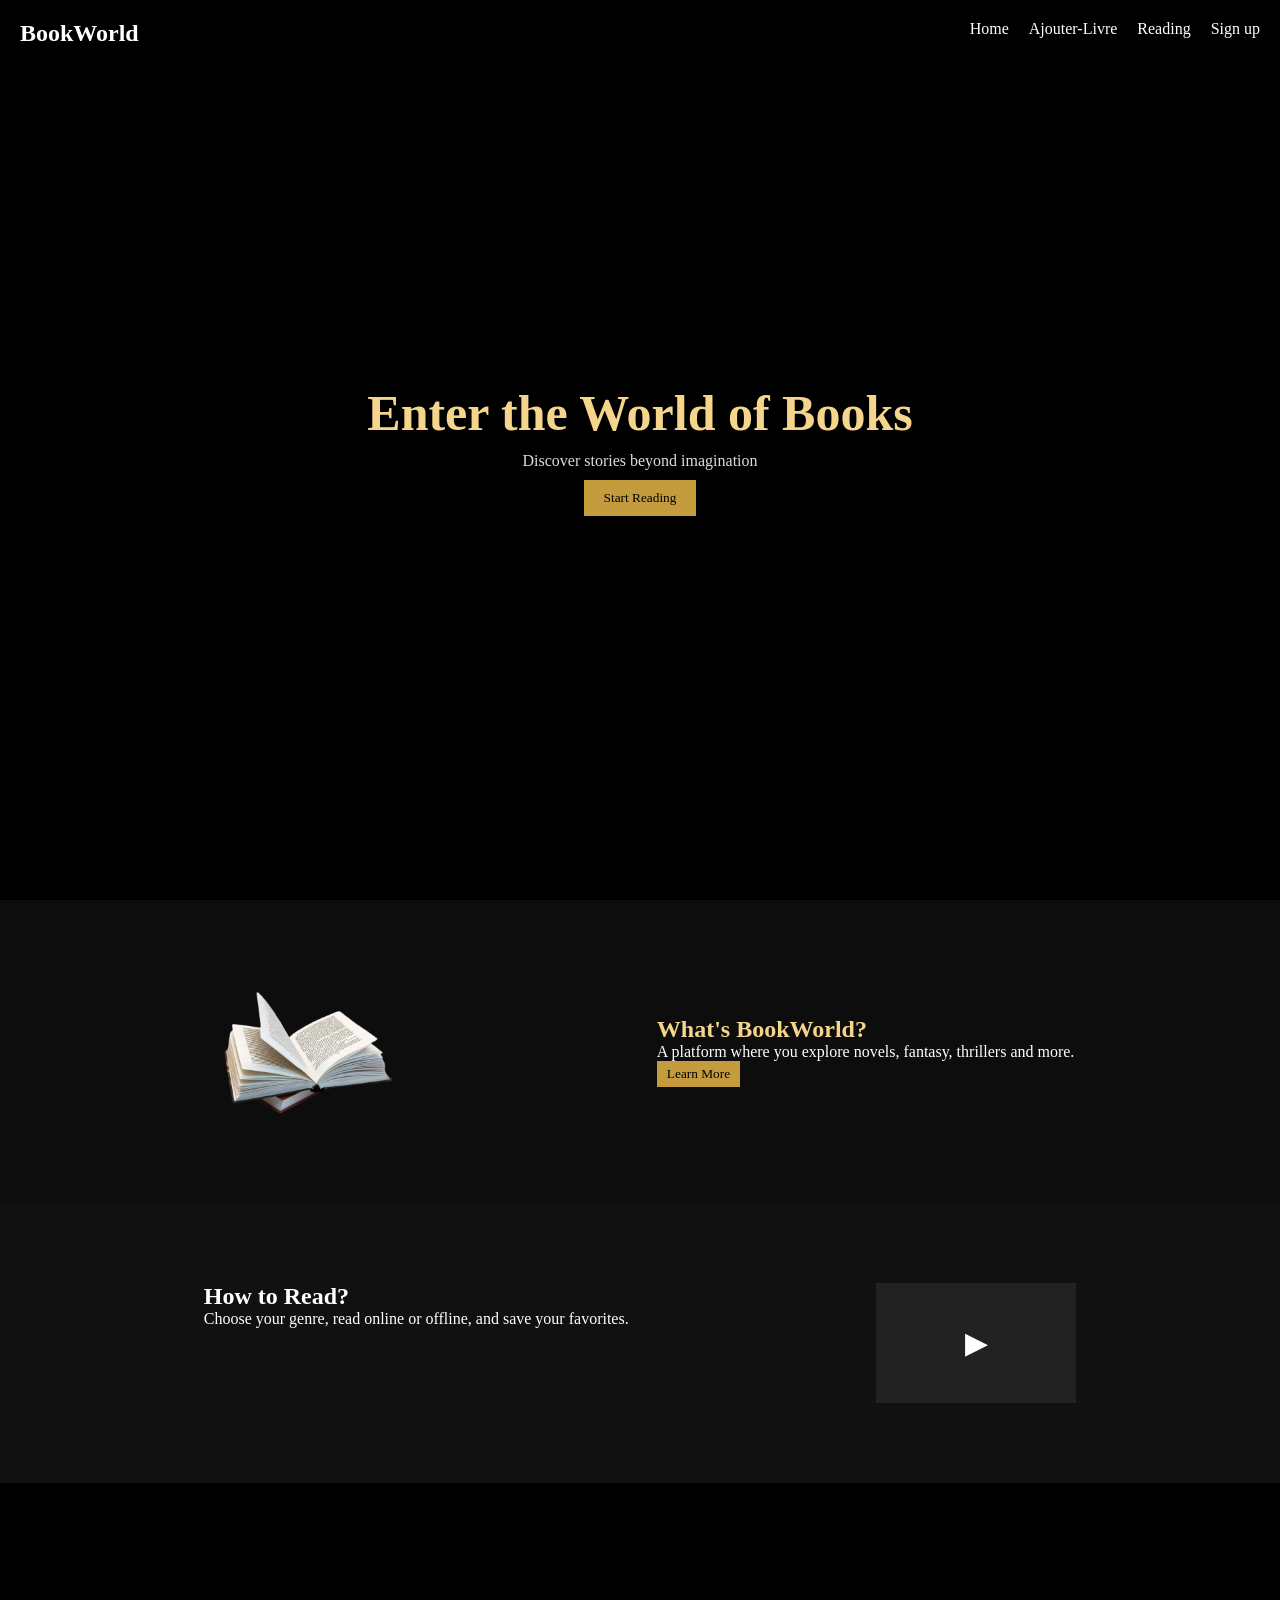
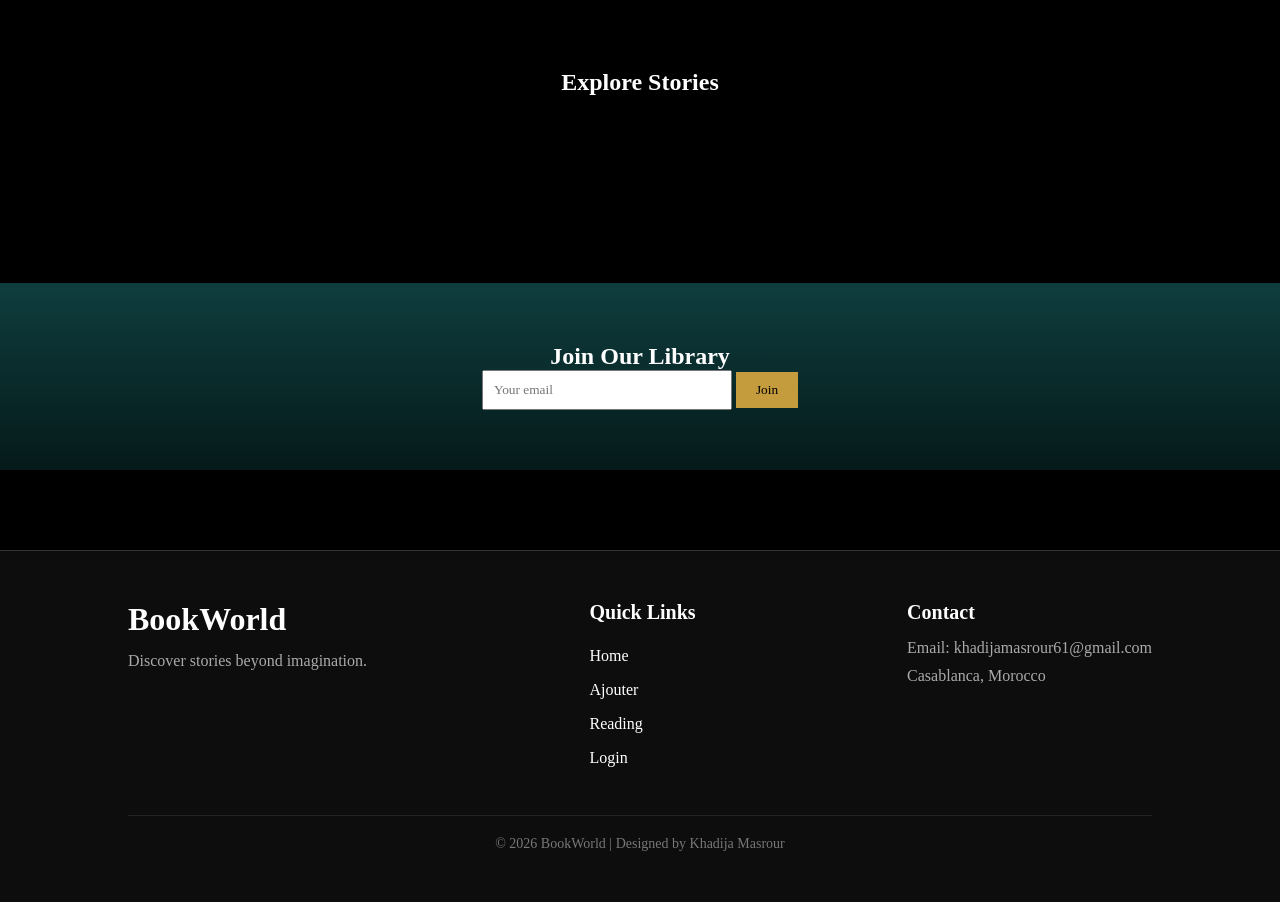
<file: books/index.html>
<!DOCTYPE html>
<html lang="en">
<head>
<meta charset="UTF-8">
<link rel="icon" type="image/x-icon" href="img/book.png">
<title>Book World</title>
<link rel="stylesheet" href="Books.css">
</head>
<body>

<!-- NAVBAR -->
<header class="navbar">
    <h2 class="logo"> BookWorld</h2>
    <ul>
        <a href="index.html"><li>Home</li></a>
        <a href="ajouter.html"><li>Ajouter-Livre</li></a>
        <a href="reading.html"><li>Reading</li></a>
        <a href="signup.html"><li>Sign up</li></a>
    </ul>
</header>

<!-- HERO -->
<section class="hero">
    <div class="overlay"></div>

    <div class="hero-content">
        <h1>Enter the World of Books</h1>
        <p>Discover stories beyond imagination</p>
        <a href="reading.html"><button>Start Reading</button></a>
    </div>

</section>

<!-- ABOUT -->
<section class="about">
    <div class="cards">
        <img src="img/book.png">
    </div>

    <div class="text">
        <h2>What's BookWorld?</h2>
        <p>A platform where you explore novels, fantasy, thrillers and more.</p>
        <a href="Leanmore.html"><button>Learn More</button></a>
    </div>
</section>

<!-- HOW -->
<section class="how">
    <div class="text">
        <h2>How to Read?</h2>
        <p>Choose your genre, read online or offline, and save your favorites.</p>
    </div>

    <div class="video">
        ▶
    </div>
</section>

<!-- GAME STYLE SECTION -->
<section class="preview">
    <h2>Explore Stories</h2>
</section>

<!-- SIGNUP -->
<section class="signup">
    <h2>Join Our Library</h2>
    <input type="email" placeholder="Your email">
    <button>Join</button>
</section>

<!-- FOOTER -->
<!-- FOOTER -->
<footer class="footer">
    
    <div class="footer-container">

        <div class="footer-logo">
            <h2> BookWorld</h2>
            <p>Discover stories beyond imagination.</p>
        </div>

        <div class="footer-links">
            <h3>Quick Links</h3>
            <a href="index.html">Home</a>
            <a href="ajouter.html">Ajouter</a>
            <a href="reading.html">Reading</a>
            <a href="ajouter.html">Login</a>
        </div>

        <div class="footer-contact">
            <h3>Contact</h3>
            <p>Email: khadijamasrour61@gmail.com</p>
            <p>Casablanca, Morocco</p>
        </div>

    </div>

    <div class="footer-bottom">
        <p>© 2026 BookWorld | Designed by Khadija Masrour</p>
    </div>

</footer>

</body>
</html>
</file>
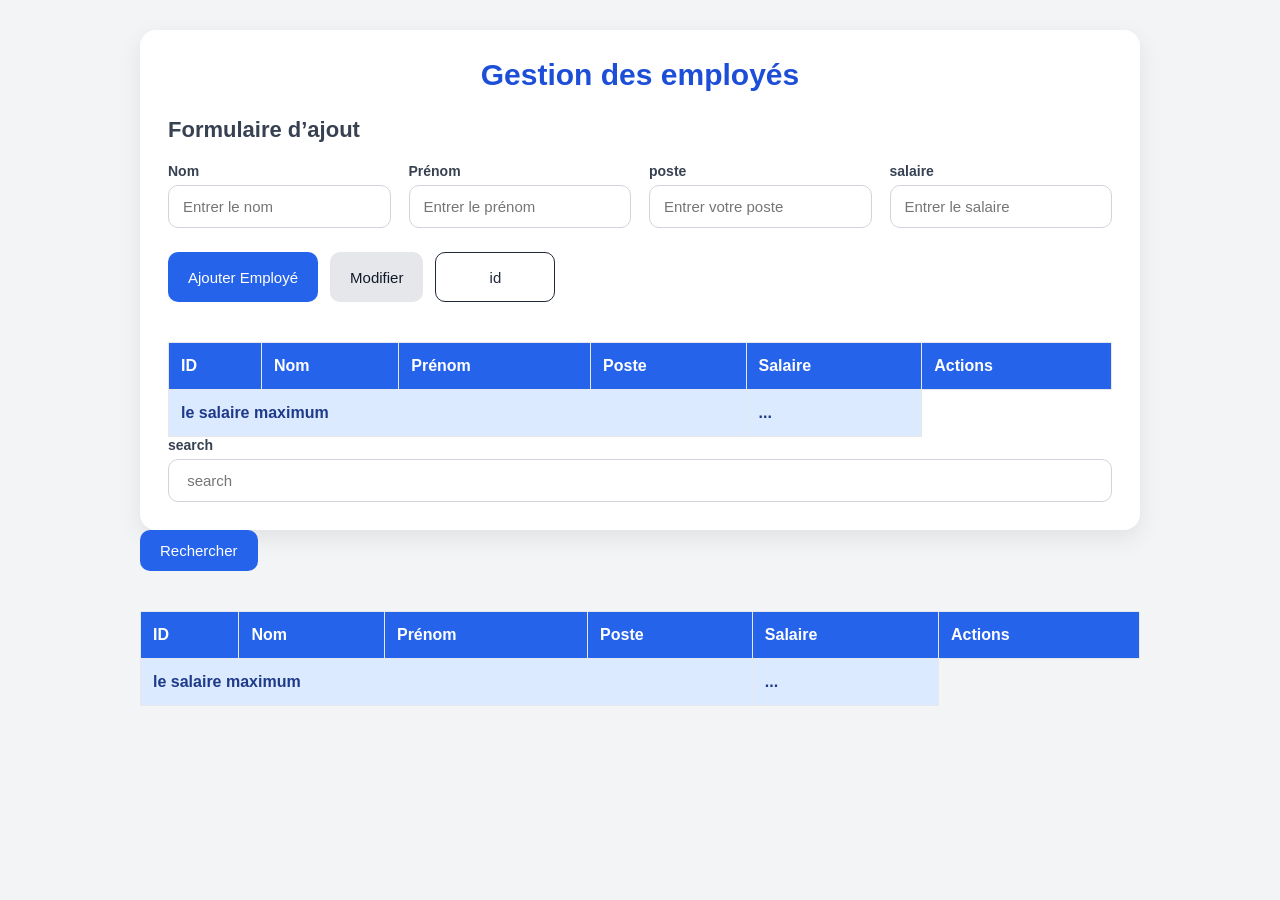
<file: gestion_d'employés/index.html>
<!DOCTYPE html>
<html lang="fr">
<head>
  <meta charset="UTF-8" />
  <meta name="viewport" content="width=device-width, initial-scale=1.0" />
  <title>Liste des emplyés</title>
  <link rel="stylesheet" href="style.css">
</head>
<body>
  <div class="container">
    <div class="card">
      <h1>Gestion des employés</h1>
      <h2>Formulaire d’ajout</h2>

      <form>
        <div class="form-row">

          <div class="field">
            <label for="nom">Nom</label>
            <input type="text" id="nom" name="nom" placeholder="Entrer le nom" />
            <span id="errNom"></span> 
          </div>

          <div class="field">
            <label for="prenom">Prénom</label>
            <input type="text" id="prenom" name="prenom" placeholder="Entrer le prénom" />
            <span id="errPrenom"></span>
          </div>

          <div class="field">
            <label for="poste">poste</label>
            <input type="text" id="poste" name="poste" placeholder="Entrer votre poste" />
            <span id="errPoste"></span>
          </div>

          <div class="field">
            <label for="txtsalaire">salaire</label>
            <input type="number" id="salaire" name="salaire" placeholder="Entrer le salaire" />
            <span id="errSalaire"></span>
          </div>
        </div>

        

        <div class="actions">
          <button type="button" id="btn_ajouter" class="btn btn-primary">Ajouter Employé</button>
          <button type="button" id="btn_modifier" class="btn btn-secondary">Modifier</button>
          <div  id="id_mdf"  ><p>id </p></div>
        </div>
      </form>

      
      
      
      
      <div class="table-wrapper">
        <table id="table_employés">
          <thead>
            <tr>
              <th>ID</th>
              <th>Nom</th>
              <th>Prénom</th>
              <th>Poste</th>
              <th>Salaire</th>
              <th>Actions</th>
            </tr>
          </thead>
          <tbody id="tdata">

          </tbody>
          <tfoot>
            <tr>
              <td colspan="4"><strong>le salaire maximum</strong></td>
              <td>
                <strong id="txtSalaireMax">...</strong> <br />
              </td>
            </tr>
          </tfoot>
        </table>
      </div>

      <div class="field">
            <label for="search">search</label>
            <input type="number" id="search" name="search" placeholder=" search" />
            <span id="errSearch"></span>
          </div>
        </div>

      <button type="button" id="btn_rechercher" class="btn btn-primary">Rechercher</button>

      <div class="table-wrapper">
        <table id="table_employés">
          <thead>
            <tr>
              <th>ID</th>
              <th>Nom</th>
              <th>Prénom</th>
              <th>Poste</th>
              <th>Salaire</th>
              <th>Actions</th>
            </tr>
          </thead>
          <tbody id="tdat">

          </tbody>
          <tfoot>
            <tr>
              <td colspan="4"><strong>le salaire maximum</strong></td>
              <td>
                <strong id="txtSalaireMax">...</strong> <br />
              </td>
            </tr>
          </tfoot>
        </table>
      </div>
  </div>
  <script src="Emp.js"></script>
</body>
</html>
</file>
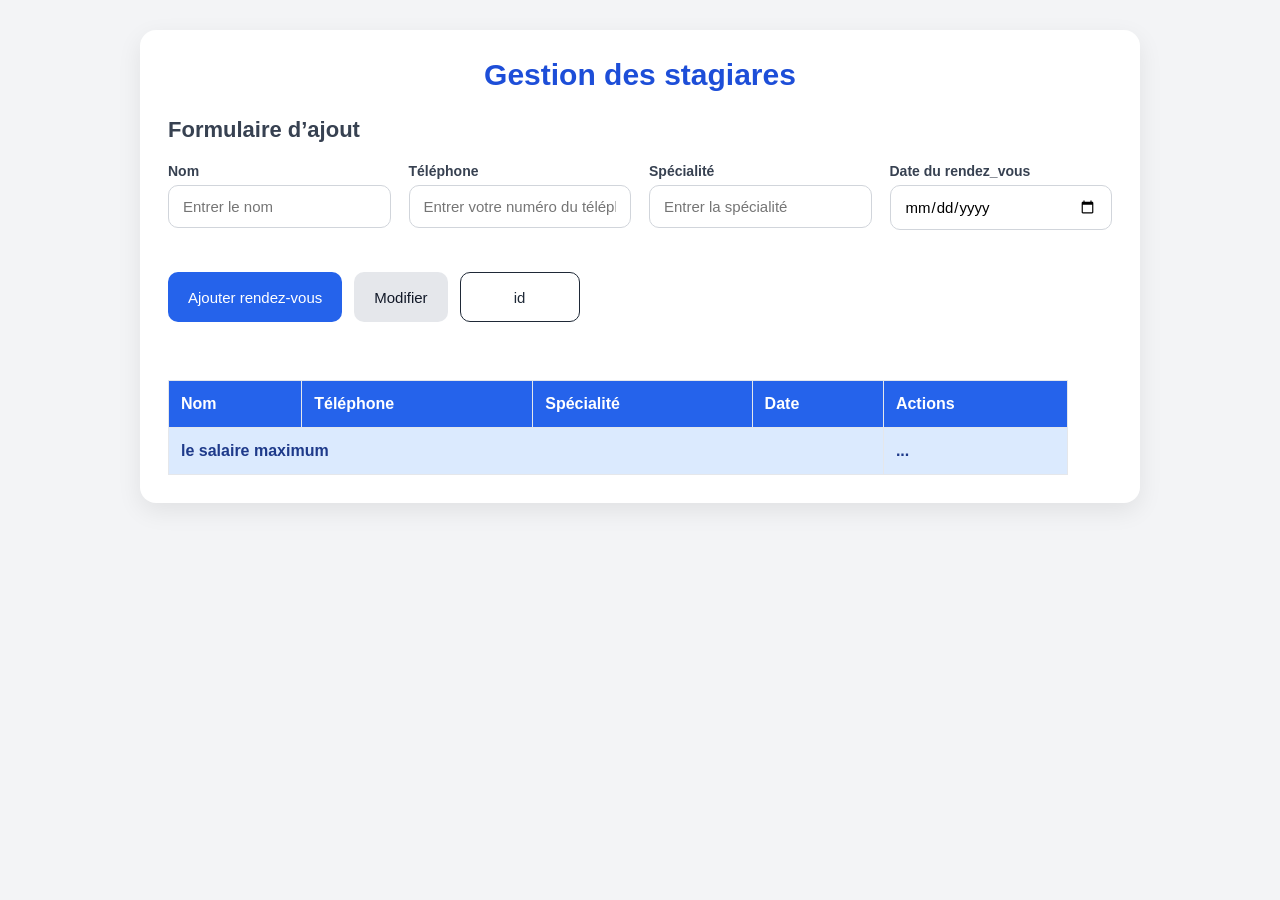
<file: gestion_des_rendez-vous/index.html>
<!DOCTYPE html>
<html lang="fr">
<head>
  <meta charset="UTF-8" />
  <meta name="viewport" content="width=device-width, initial-scale=1.0" />
  <title>Liste des emplyés</title>
  <link rel="stylesheet" href="style.css">
</head>
<body>
  <div class="container">
    <div class="card">
      <h1>Gestion des stagiares</h1>
      <h2>Formulaire d’ajout</h2>

      <form>
        <div class="form-row">

          <div class="field">
            <label for="nom">Nom</label>
            <input type="text" id="nom" name="nom" placeholder="Entrer le nom" />
            <span id="errNom"></span> 
          </div>


          <div class="field">
            <label for="poste">Téléphone </label>
            <input type="tel" id="Groupe" name="Groupe" placeholder="Entrer votre numéro du téléphone" />
            <span id="errPoste"></span>
          </div>

          <div class="field">
            <label for="poste">Spécialité</label>
            <input type="text" id="Module" name="Module" placeholder="Entrer la spécialité" />
            <span id="errPoste"></span>
          </div>

          <div class="field">
            <label for="poste">Date du rendez_vous</label>
            <input type="date" id="Filiere" name="filiere" placeholder="Entrer votre filiere" />
            <span id="errPoste"></span>
          </div>

            

        <div class="actions">
          <button type="button" id="btn_ajouter" class="btn btn-primary">Ajouter rendez-vous</button>
          <button type="button" id="btn_modifier" class="btn btn-secondary">Modifier</button>
          <div  id="id_mdf"  ><p>id</p></div>
        </div>
      </form>
      
      
      
      <div class="table-wrapper">
        <table id="table_stagiaires">
          <thead>
            <tr>
              <th>Nom</th>
              <th>Téléphone</th>
              <th>Spécialité</th>
              <th>Date</th>
              <th>Actions</th>
            </tr>
          </thead>
          <tbody id="tdata">

          </tbody>
          <tfoot>
            <tr>
              <td colspan="4"><strong>le salaire maximum</strong></td>
              <td>
                <strong id="txtSalaireMax">...</strong> <br />
              </td>
            </tr>
          </tfoot>
        </table>
      </div>
  </div>
  <script src="script.js"></script>
</body>
</html>
</file>
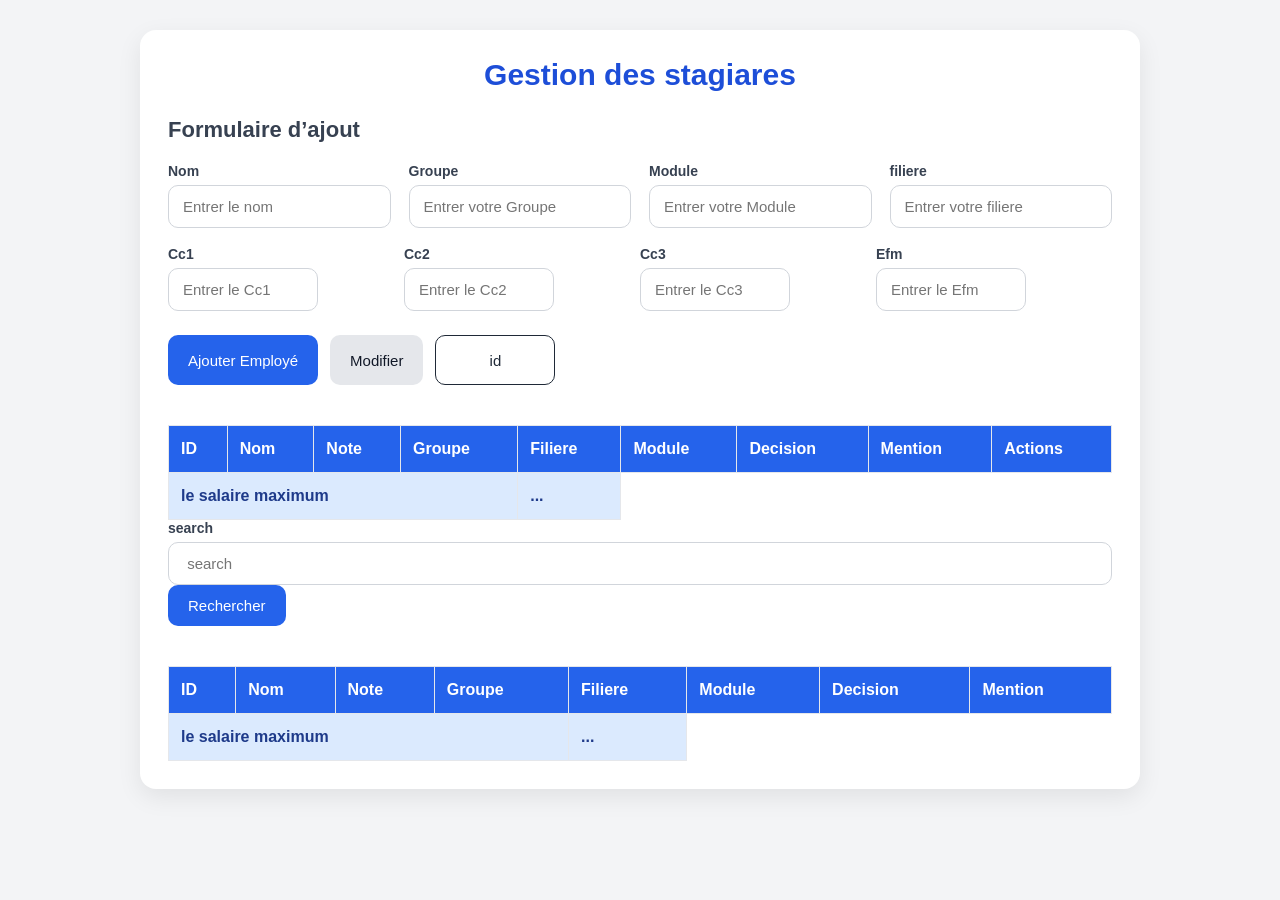
<file: gestion_stagiaires/index.html>
<!DOCTYPE html>
<html lang="fr">
<head>
  <meta charset="UTF-8" />
  <meta name="viewport" content="width=device-width, initial-scale=1.0" />
  <title>Liste des emplyés</title>
  <link rel="stylesheet" href="style.css">
</head>
<body>
  <div class="container">
    <div class="card">
      <h1>Gestion des stagiares</h1>
      <h2>Formulaire d’ajout</h2>

      <form>
        <div class="form-row">

          <div class="field">
            <label for="nom">Nom</label>
            <input type="text" id="nom" name="nom" placeholder="Entrer le nom" />
            <span id="errNom"></span> 
          </div>


          <div class="field">
            <label for="poste">Groupe </label>
            <input type="text" id="Groupe" name="Groupe" placeholder="Entrer votre Groupe" />
            <span id="errPoste"></span>
          </div>

          <div class="field">
            <label for="poste">Module</label>
            <input type="text" id="Module" name="Module" placeholder="Entrer votre Module" />
            <span id="errPoste"></span>
          </div>

          <div class="field">
            <label for="poste">filiere</label>
            <input type="text" id="Filiere" name="filiere" placeholder="Entrer votre filiere" />
            <span id="errPoste"></span>
          </div>

          <div class="notes" style="display: flex; width: 1000px;">
            <div class="field">
              <label for="txtsalaire">Cc1</label>
              <input type="number" id="Cc1" name="Cc1" placeholder="Entrer le Cc1" />
              <span id="errSalaire"></span>
            </div>

            <div class="field">
              <label for="txtsalaire">Cc2</label>
              <input type="number" id="Cc2" name="Cc2" placeholder="Entrer le Cc2" />
              <span id="errSalaire"></span>
            </div>

            <div class="field">
              <label for="txtsalaire">Cc3</label>
              <input type="number" id="Cc3" name="Cc3" placeholder="Entrer le Cc3" />
              <span id="errSalaire"></span>
            </div>
          
            <div class="field">
              <label for="txtsalaire">Efm</label>
              <input type="number" id="Efm" name="Efm" placeholder="Entrer le Efm" />
              <span id="errSalaire"></span>
            </div>
          </div>
        </div>

        <div class="actions">
          <button type="button" id="btn_ajouter" class="btn btn-primary">Ajouter Employé</button>
          <button type="button" id="btn_modifier" class="btn btn-secondary">Modifier</button>
          <div  id="id_mdf"  ><p>id </p></div>
        </div>
      </form>
      
      
      
      <div class="table-wrapper">
        <table id="table_stagiaires">
          <thead>
            <tr>
              <th>ID</th>
              <th>Nom</th>
              <th>Note</th>
              <th>Groupe</th>
              <th>Filiere</th>
              <th>Module</th>
              <th>Decision</th>
              <th>Mention</th>
              <th>Actions</th>
            </tr>
          </thead>
          <tbody id="tdata">

          </tbody>
          <tfoot>
            <tr>
              <td colspan="4"><strong>le salaire maximum</strong></td>
              <td>
                <strong id="txtSalaireMax">...</strong> <br />
              </td>
            </tr>
          </tfoot>
        </table>

        <div class="field">
            <label for="search">search</label>
            <input type="text" id="search" name="search" placeholder=" search" />
            <span id="errSearch"></span>
          </div>
        </div>

      <button type="button" id="btn_rechercher" class="btn btn-primary">Rechercher</button>

      <div class="table-wrapper">
        <table id="table_employés">
          <thead>
            <tr>
              <th>ID</th>
              <th>Nom</th>
              <th>Note</th>
              <th>Groupe</th>
              <th>Filiere</th>
              <th>Module</th>
              <th>Decision</th>
              <th>Mention</th>
            </tr>
          </thead>
          <tbody id="tdat">

          </tbody>
          <tfoot>
            <tr>
              <td colspan="4"><strong>le salaire maximum</strong></td>
              <td>
                <strong id="txtSalaireMax">...</strong> <br />
              </td>
            </tr>
          </tfoot>
        </table>

      </div>
  </div>
  <script src="script.js"></script>
</body>
</html>
</file>
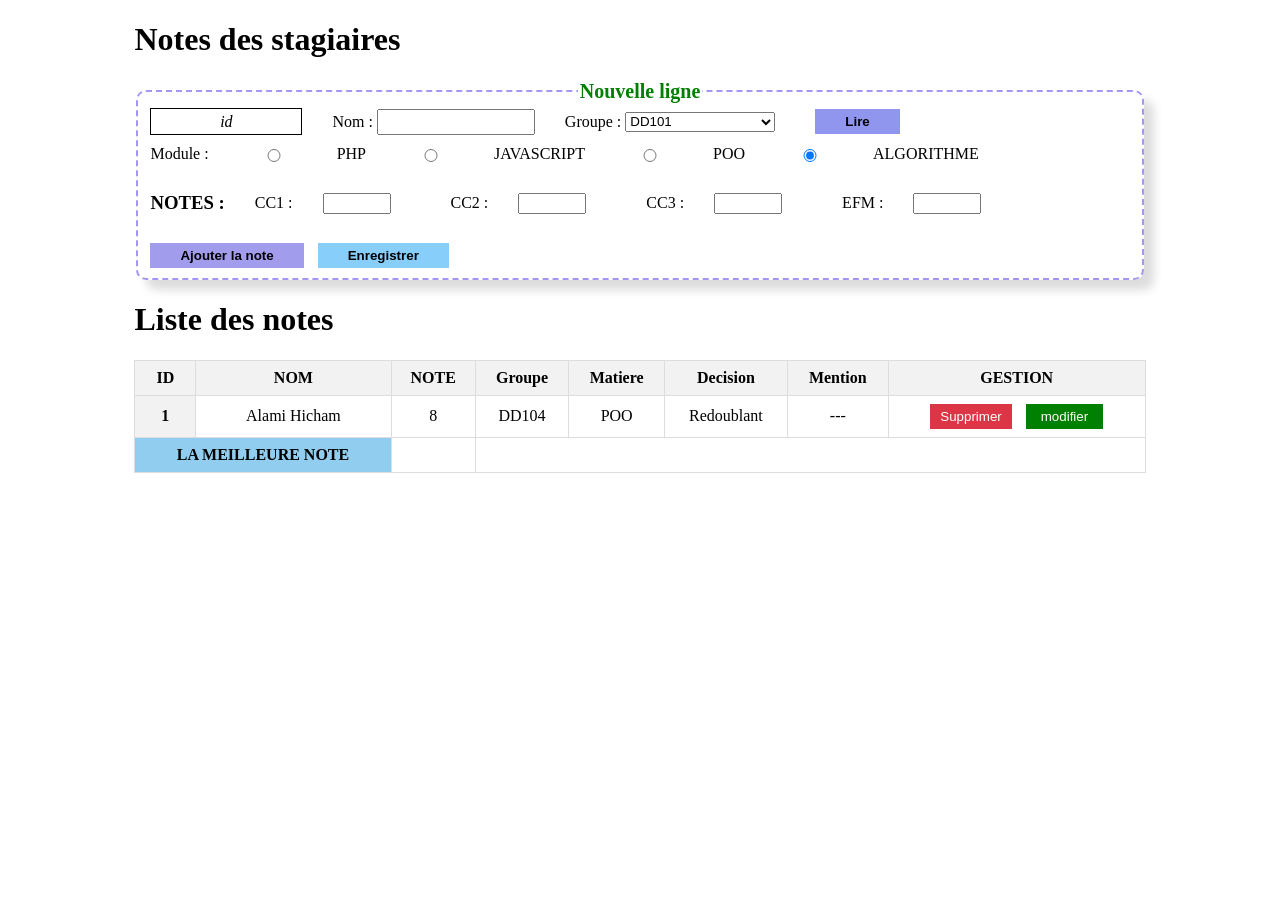
<file: gestions_stagiaires/index.html>
<!DOCTYPE html>
<html lang="en">
<head>
    <meta charset="UTF-8">
    <meta name="viewport" content="width=device-width, initial-scale=1.0">
    <link rel="stylesheet" href="style.css">
    <title>Gestion des stagiaires</title>
</head>
<body>
    <div class="container">
        <form id="form">
            <div class="title">
                <h1>Notes des stagiaires</h1>
            </div>
            <fieldset>
                <legend>Nouvelle ligne</legend>
                <div class="form-row">
                    <div class="from-lin">
                        <div type="text" name="id" id="id"><p>id</p></div>
                    </div>
                    <div class="from-lin">
                        <label for="nom">Nom :</label>
                        <input type="text" name="nom" id="nom">
                        <span class="error-msg" id="nom-error"></span>
                    </div>
                    <div class="from-lin">
                        <label for="groupe">Groupe :</label>
                        <select name="groupe" id="groupe">
                            <option value="DD101">DD101</option>
                            <option value="DD102">DD102</option>
                            <option value="DD103">DD103</option>
                            <option value="DD104">DD104</option>
                            <option value="DD105">DD105</option>
                            <option value="DD106">DD106</option>
                            <option value="DD107">DD107</option>
                        </select>
                    </div>
                    <button id="lire">Lire</button>
                </div>
                
                <div class="form-row">
                    <label for="module">Module :</label>
                    <input type="radio" name="matiere" value="PHP" id="PHP" checked/>
                    <label for="PHP">PHP</label>
                    <input type="radio" name="matiere" value="JAVASCRIPT" id="JAVASCRIPT"/>
                    <label for="PHP">JAVASCRIPT</label>
                    <input type="radio" name="matiere" value="POO" id="POO" checked/>
                    <label for="PHP">POO</label>
                    <input type="radio" name="matiere" value="ALGORITHME" id="ALGORITHME" checked/>
                    <label for="PHP">ALGORITHME</label>
                    
                </div>
                <div class="form-row note">
                    <h3 > NOTES :</h3>

                    <label for="Cc1">CC1 :</label>
                    <input type="number" name="CC1" id="Cc1">
                    <span class="error-msg" id="note-error"></span>

                    <label for="Cc2">CC2 :</label>
                    <input type="number" name="CC2" id="Cc2">
                    <span class="error-msg" id="CC2-error"></span>

                    <label for="Cc3">CC3 :</label>
                    <input type="number" name="CC3" id="Cc3">
                    <span class="error-msg" id="note-error"></span>

                    <label for="Efm">EFM :</label>
                    <input type="number" name="EFM" id="Efm">
                    <span class="error-msg" id="note-error"></span>
                </div>
                <div>
                    <button id="ajouter" type="submit">Ajouter la note</button>
                    <button id="save">Enregistrer</button>
                </div>
            </fieldset>
        </form>
    </div>

    <div class="table-container">
        <h1>Liste des notes</h1>
        <table class="custom-table">
            <thead>
                <tr>
                    <th>ID</th>
                    <th>NOM</th>
                    <th>NOTE</th>
                    <th>Groupe</th>
                    <th>Matiere</th>
                    <th>Decision</th>
                    <th>Mention</th>
                    <th>GESTION</th>
                </tr>
            </thead>
            <tbody id="tdata"   >
                <tr>
                    <th>1</th>
                    <td>Alami Hicham</td>
                    <td class="note">8</td>
                    <td>DD104</td>
                    <td>POO</td>
                    <td>Redoublant</td>
                    <td>---</td>
                    <td><button class="btn-supprimer">Supprimer</button>
                        <button class="btn-modifier">modifier</button>
                    </td>
                </tr>
            </tbody>
            <tfoot>
                <tr>
                    <th colspan="2" id="best">LA MEILLEURE NOTE</th>
                    <td id="best-note"></td>
                    <td colspan="5"></td>
                </tr>
            </tfoot>
        </table>
    </div>
    <script src="script.js"></script>
</body>
</html>
</file>
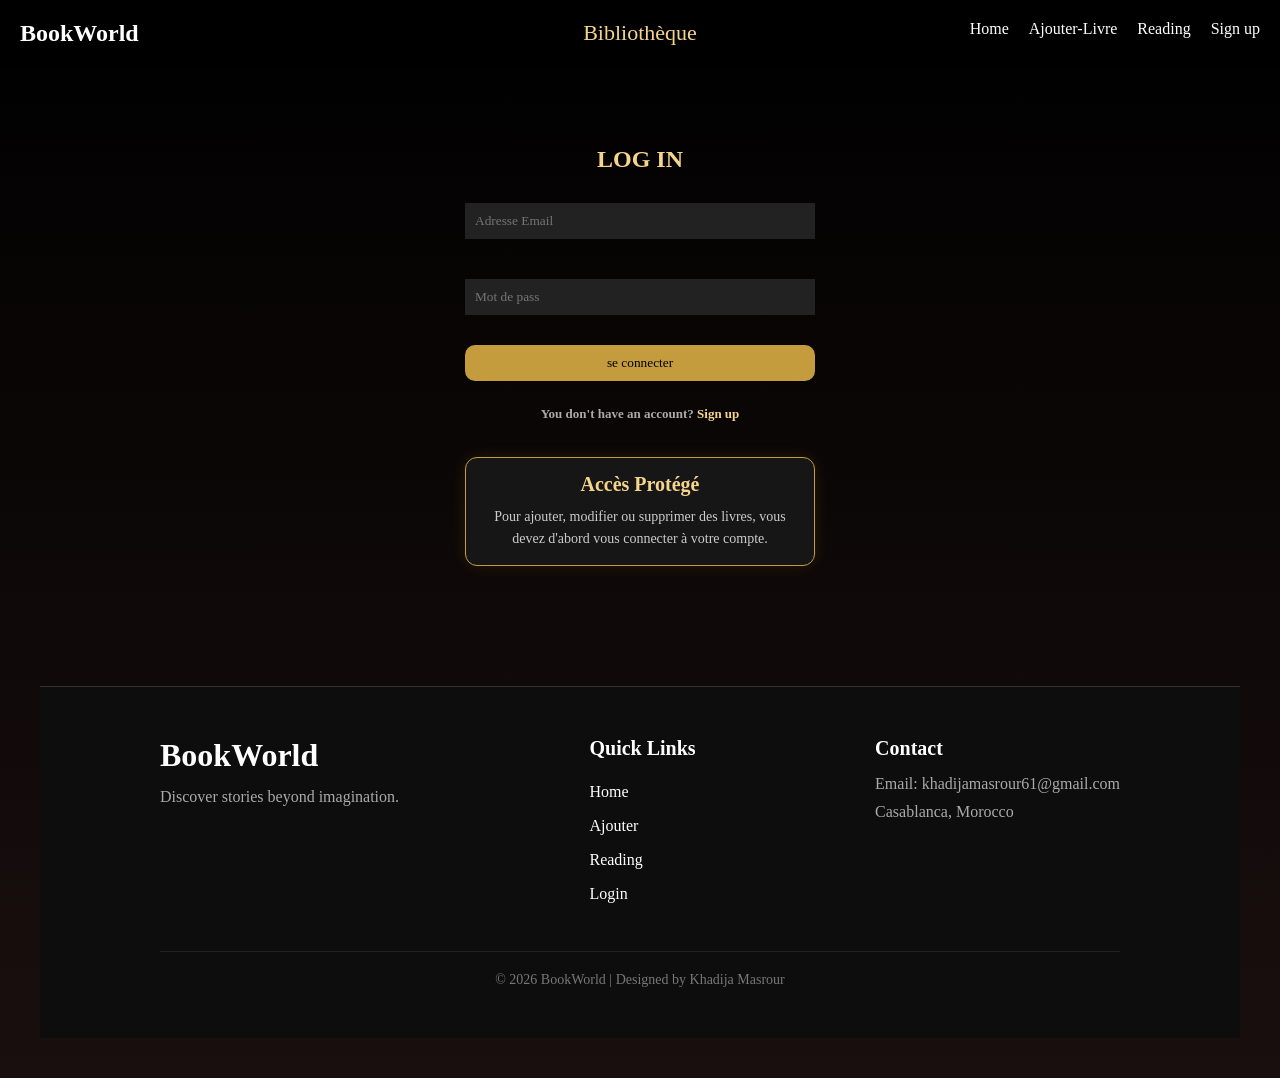
<file: books/ajouter.html>
<!DOCTYPE html>
<html lang="fr">
<head>
<meta charset="UTF-8">
<link rel="icon" type="image/x-icon" href="img/book.png">
<title>Books</title>

<style>
*{
    margin:0;
    padding:0;
    box-sizing:border-box;
    font-family: serif;
}

body{
    background: linear-gradient(#000000, #1a0f0f);
    color:white;
}

/* NAVBAR */
.nav{
    text-align:center;
    padding:20px;
    background:black;
    color:#f5d58c;
    font-size:22px;
}

/* CONTAINER */
.container{
    padding:40px;
}

/* BOOKS GRID */
#books{
    display:grid;
    grid-template-columns: repeat(4, 1fr);
    gap:25px;
}

/* BOOK CARD */
/* BOOK CARD */
.book{
    margin-top: 50px;
    background:#141414;
    border-radius:18px;
    overflow:hidden;
    box-shadow:0 0 20px rgba(255,215,0,0.15);
    transition:0.5s;
    position:relative;
    height:340px;
    cursor:pointer;
}

/* HOVER CARD */
.book:hover{
    transform:translateY(-12px) scale(1.03);
    box-shadow:
    0 0 25px rgba(255,215,0,0.4),
    0 0 50px rgba(255,215,0,0.15);
}

/* IMAGE */
.book img{
    width:100%;
    height:100%;
    object-fit:cover;
    transition:0.5s;
}

/* TITLE ALWAYS VISIBLE */
.book h3{
    position:absolute;
    bottom:15px;
    left:15px;
    z-index:3;
    color:#fff;
    font-size:22px;
    text-shadow:0 0 10px black;
    transition:0.4s;
}

/* CONTENT */
.book-content{
    position:absolute;
    inset:0;
    background:linear-gradient(
        to top,
        rgba(0,0,0,0.95),
        rgba(0,0,0,0.3)
    );
    display:flex;
    flex-direction:column;
    justify-content:end;
    padding:20px;
}

/* INFOS HIDDEN */
.book-content p,
.delete{
    opacity:0;
    transform:translateY(20px);
    transition:0.4s;
}

/* SHOW ON HOVER */
.book:hover .book-content p,
.book:hover .delete{
    opacity:1;
    transform:translateY(0);
}

/* IMAGE EFFECT */
.book:hover img{
    transform:scale(1.08);
    filter:brightness(0.45);
}

/* MOVE TITLE */
.book:hover h3{
    bottom:180px;
    color:#f5d58c;
}

/* TEXT */
.book p{
    font-size:13px;
    color:#ddd;
    margin:5px 0;
}

/* BUTTON */
.delete{
    margin-top:12px;
    width:100%;
    padding:10px;
    background:red;
    border:none;
    color:white;
    border-radius:8px;
    cursor:pointer;
    font-weight:bold;
}

#bt{
   width: 1150px;
   display: flex;
   justify-content: center; 
   align-items: center;
}
#bt button{
    margin-top: 50px;
   width: 150px;
   height: 30px;
   background:#c49b3d;
    border:none;
    cursor:pointer;
    border-radius: 8px;
}
/* FORM */
.form-box{
    margin-top:60px;
    max-width:800px;
    background:#111;
    padding:20px;
    border-radius:10px;
}

.form-box h2{
    color:#f5d58c;
    margin-bottom:10px;
}
a{
    text-decoration: none;
    color: white;
}

.form-box input,
.form-box textarea{
    width:380px;
    padding:10px;
    margin:10px 0;
    background:#222;
    border:none;
    color:white;
}

.form-box button{
    width:100%;
    padding:10px;
    background:#c49b3d;
    border:none;
    cursor:pointer;
}

#lm{
    display: none;
    width: 100% ;
}

.navbar{
    display:flex;
    justify-content:space-between;
    padding:20px;
    position:absolute;
    width:100%;
    z-index:10;
}

.navbar ul{
    display:flex;
    gap:20px;
    list-style:none;
}

.ID{
    display: none;
}
.for-inp{
    display: flex;
    gap: 35px;
}

#for-inp{
    display: flex;
    gap: 35px;
}
.formm{
    width: 100%;
    display: flex;
    justify-content: center;
}

#titre{
    width: 100%;
    display: flex;
    justify-content: center;
}
.Nt{
    display: none;
}

/* FOOTER */

.footer{
    background: #0d0d0d;
    color: white;
    padding: 50px 10%;
    margin-top: 80px;
    border-top: 1px solid #333;
}

.footer-container{
    display: flex;
    justify-content: space-between;
    flex-wrap: wrap;
    gap: 40px;
}

.footer-logo h2{
    font-size: 32px;
    margin-bottom: 10px;
}

.footer-logo p{
    color: #aaa;
    width: 250px;
    line-height: 1.6;
}

.footer-links,
.footer-contact{
    display: flex;
    flex-direction: column;
}

.footer-links h3,
.footer-contact h3{
    margin-bottom: 15px;
    font-size: 20px;
}

.footer-links a{
    text-decoration: none;
    color: #aaa;
    margin-bottom: 10px;
    transition: 0.3s;
}

.footer-links a:hover{
    color: #fff;
    transform: translateX(5px);
}

.footer-contact p{
    color: #aaa;
    margin-bottom: 10px;
}

.footer-bottom{
    border-top: 1px solid #222;
    margin-top: 40px;
    padding-top: 20px;
    text-align: center;
    color: #777;
    font-size: 14px;
}

.souform{
    width: 100%;
    height: 500px;
    display: flex;
    justify-content: center;
    align-items: center;
}

span{
    font-size: x-small;
    font-weight: 100;
}

.Formule{
    width: 350px;
    display: flex;
    justify-content: center;
    height: 400px;

}

.form-bo{
    display: flex;
    justify-content: center;
    align-items: center;
    flex-direction: column;
    gap: 10px;
    width: 100%;
}

.form-bo h2{
    color:#f5d58c;
    margin-bottom:10px;
}
a{
    text-decoration: none;
    color: white;
}

.form-bo input,
.form-bo textarea{
    width:100%;
    padding:10px;
    margin:10px 0;
    background:#222;
    border:none;
    color:white;
}

.form-bo button{
    width:100%;
    padding:10px;
    background:#c49b3d;
    border:none;
    border-radius: 10px;
    cursor:pointer;
}

.switch{
    margin-top:15px;
    text-align:center;
    font-size:13px;
    color:#aaa;
}

.switch a{
    color:#f5d58c;
    text-decoration:none;
    transition:0.3s;
}

.switch a:hover{
    text-decoration:underline;
    color:#fff;
}

.auth-message{
    margin-top:25px;
    width:100%;
    background:#161616;
    border:1px solid #c49b3d;
    border-radius:12px;
    padding:15px;
    text-align:center;
    box-shadow:0 0 15px rgba(255,215,0,0.1);
}

.auth-message h3{
    color:#f5d58c;
    margin-bottom:10px;
    font-size:20px;
}

.auth-message p{
    color:#ccc;
    font-size:14px;
    line-height:1.6;
}

/* HEADER LINKS */
.navbar ul a{
    text-decoration: none;
    color: white;
    transition: 0.3s;
}

.navbar ul a:hover{
    color: #c59d5f;
}

/* FOOTER LINKS */
.footer-links a{
    display: block;
    text-decoration: none;
    color: white;
    margin: 8px 0;
    transition: 0.3s;
}

.footer-links a:hover{
    color: #c59d5f;
    transform: translateX(5px);
}

</style>
</head>

<body>

    <header class="navbar">
    <h2 class="logo"> BookWorld</h2>
    <ul>
        <a href="index.html"><li>Home</li></a>
        <a href="ajouter.html"><li>Ajouter-Livre</li></a>
        <a href="reading.html"><li>Reading</li></a>
        <a href="signup.html"><li>Sign up</li></a>
    </ul>
</header>

<div class="nav"> Bibliothèque</div>

<div class="container" id="container">

<div class="souform">
    <div class="Formule" id="Formulaire">
    <div class="form-bo">
        <div id="titre"><h2>LOG IN</h2></div>
        <input id="email" type="email" placeholder="Adresse Email">
        <span id="erremail"></span>
        <input id="password" type="password" placeholder="Mot de pass" >
        <span id="errpassword"></span>
        <button id="conecter">se connecter</button>
        <h6 class="switch">
            You don't have an account? 
            <a href="signup.html">Sign up</a>
        </h6>
        <div class="auth-message">
            <h3>Accès Protégé</h3>

            <p>
                Pour ajouter, modifier ou supprimer des livres,
                vous devez d'abord vous connecter à votre compte.
            </p>
        </div>
    </div>
</div>

<!-- FORM -->


</div>
<script src="book.js"></script>

</body>
<!-- FOOTER -->
<footer class="footer">
    
    <div class="footer-container">

        <div class="footer-logo">
            <h2> BookWorld</h2>
            <p>Discover stories beyond imagination.</p>
        </div>

        <div class="footer-links">
            <h3>Quick Links</h3>
            <a href="index.html">Home</a>
            <a href="ajouter.html">Ajouter</a>
            <a href="reading.html">Reading</a>
            <a href="ajouter.html">Login</a>
        </div>

        <div class="footer-contact">
            <h3>Contact</h3>
            <p>Email: khadijamasrour61@gmail.com</p>
            <p>Casablanca, Morocco</p>
        </div>

    </div>

    <div class="footer-bottom">
        <p>© 2026 BookWorld | Designed by Khadija Masrour</p>
    </div>

</footer>
</html>
</file>
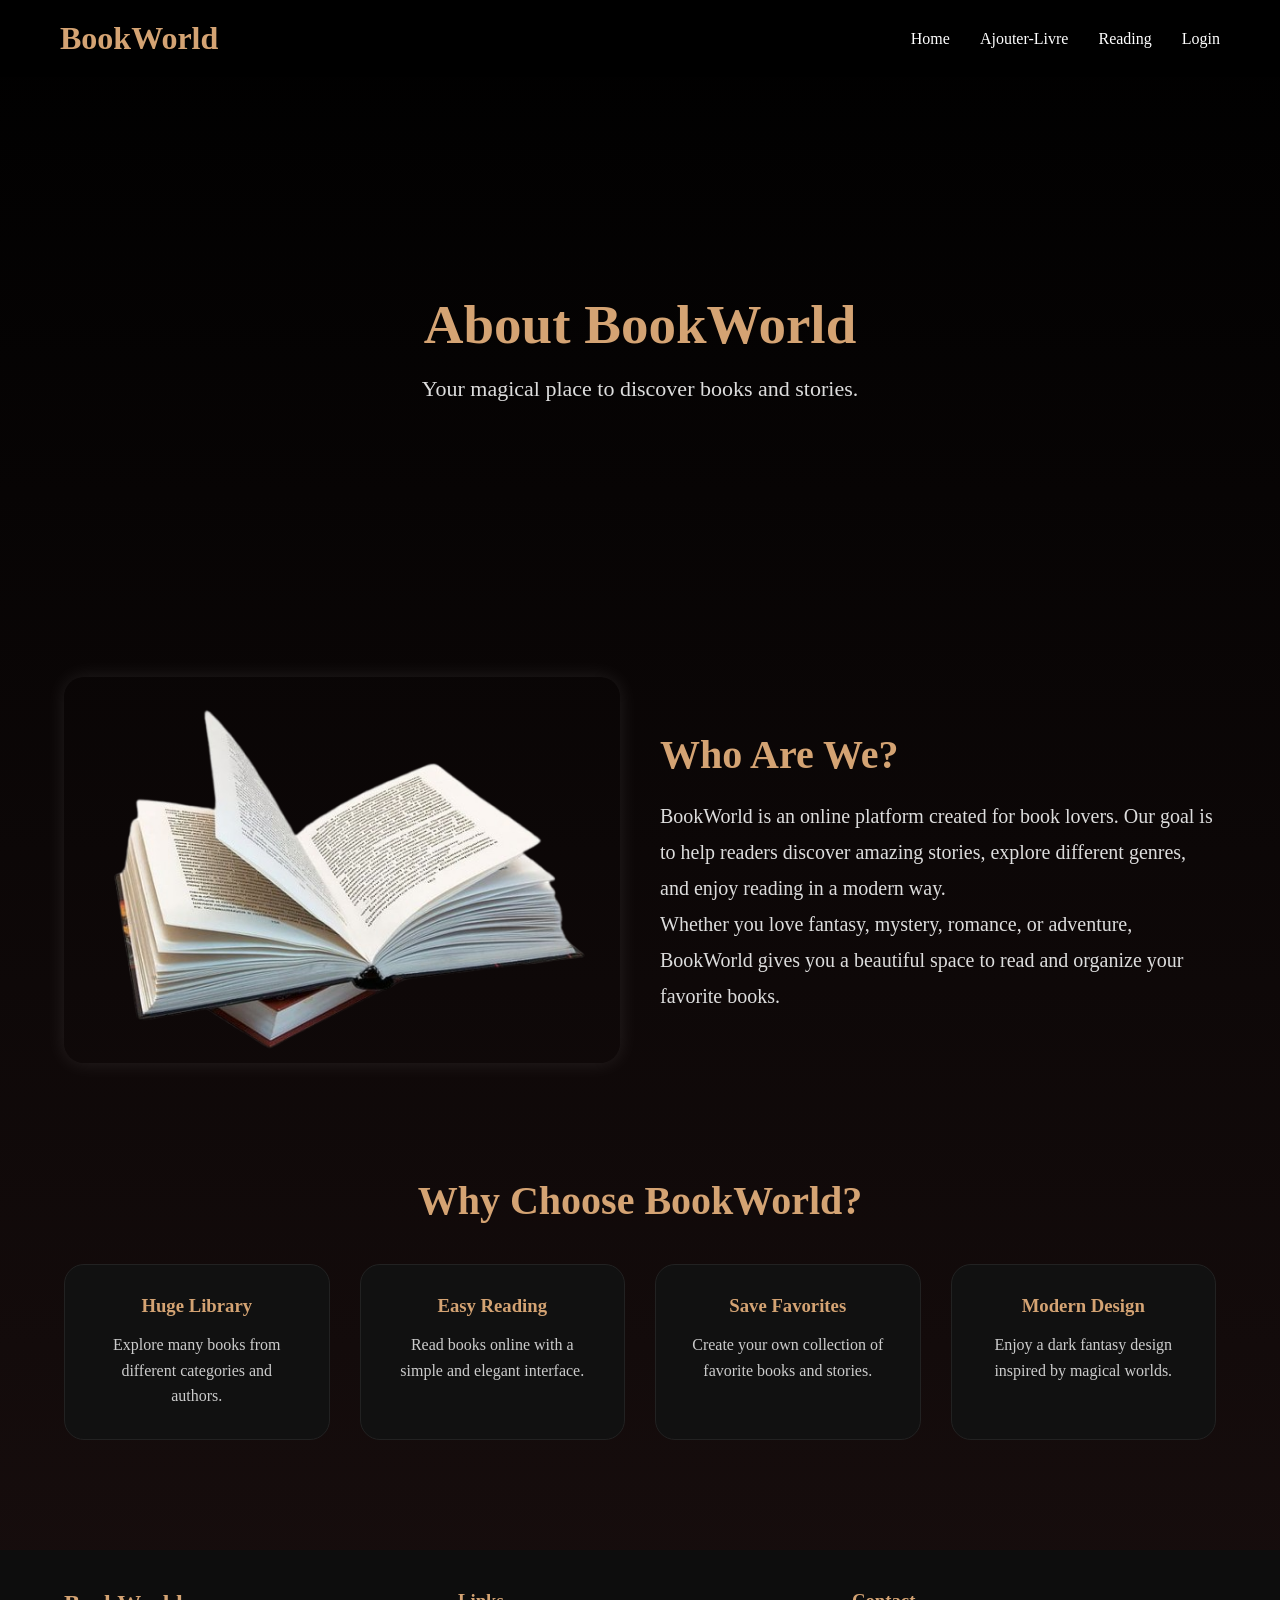
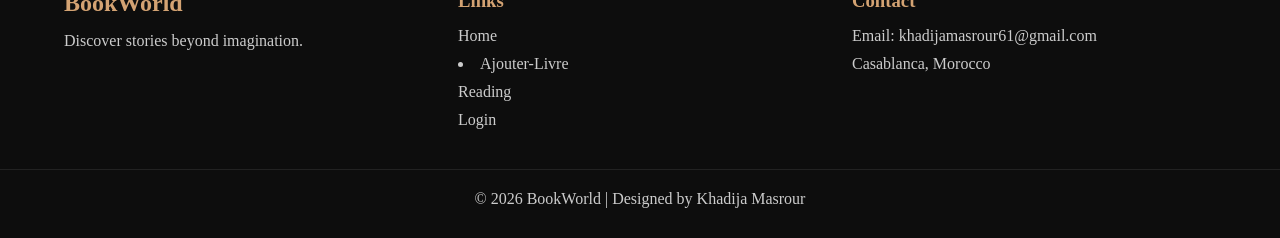
<file: books/Leanmore.html>
<!DOCTYPE html>
<html lang="fr">
<head>
<meta charset="UTF-8">
<meta name="viewport" content="width=device-width, initial-scale=1.0">
<link rel="icon" type="image/x-icon" href="img/book.png">
<title>About BookWorld</title>

<style>

*{
    margin:0;
    padding:0;
    box-sizing:border-box;
    font-family: serif;
}

body{
    background: linear-gradient(#000000,#1a0f0f);
    color:white;
}

/* NAVBAR */

.navbar{
    width:100%;
    padding:20px 60px;
    display:flex;
    justify-content:space-between;
    align-items:center;
    background:rgba(0,0,0,0.7);
    position:sticky;
    top:0;
}

.logo{
    color:#d4a373;
    font-size:32px;
}

.navbar ul{
    display:flex;
    gap:30px;
    list-style:none;
}

.navbar ul a{
    text-decoration:none;
    color:white;
    transition:0.3s;
}

.navbar ul a:hover{
    color:#d4a373;
}

/* HERO */

.hero{
    width:100%;
    height:60vh;
    display:flex;
    justify-content:center;
    align-items:center;
    text-align:center;
    padding:20px;
}

.hero-content h1{
    font-size:55px;
    margin-bottom:20px;
    color:#d4a373;
}

.hero-content p{
    font-size:22px;
    color:#ddd;
}

/* ABOUT */

.about{
    width:90%;
    margin:auto;
    padding:60px 0;
    display:grid;
    grid-template-columns:repeat(auto-fit,minmax(300px,1fr));
    gap:40px;
    align-items:center;
}

.about img{
    width:100%;
    border-radius:20px;
    box-shadow:0 0 20px rgba(255,255,255,0.1);
}

.text h2{
    font-size:40px;
    margin-bottom:20px;
    color:#d4a373;
}

.text p{
    font-size:20px;
    line-height:1.8;
    color:#ddd;
}

/* FEATURES */

.features{
    width:90%;
    margin:auto;
    padding:50px 0;
}

.features h2{
    text-align:center;
    font-size:40px;
    margin-bottom:40px;
    color:#d4a373;
}

.cards{
    display:grid;
    grid-template-columns:repeat(auto-fit,minmax(250px,1fr));
    gap:30px;
}

.card{
    background:#111;
    padding:30px;
    border-radius:20px;
    text-align:center;
    transition:0.4s;
    border:1px solid #222;
}

.card:hover{
    transform:translateY(-10px);
    box-shadow:0 0 20px rgba(212,163,115,0.4);
}

.card h3{
    margin-bottom:15px;
    color:#d4a373;
}

.card p{
    color:#ccc;
    line-height:1.6;
}

/* FOOTER */

.footer{
    background:#0d0d0d;
    margin-top:60px;
    padding-top:40px;
}

.footer-container{
    width:90%;
    margin:auto;
    display:grid;
    grid-template-columns:repeat(auto-fit,minmax(250px,1fr));
    gap:30px;
    padding-bottom:30px;
}

.footer h2,
.footer h3{
    color:#d4a373;
    margin-bottom:15px;
}

.footer p,
.footer a{
    color:#ccc;
    text-decoration:none;
    display:block;
    margin-bottom:10px;
}

.footer a:hover{
    color:white;
}

.footer-bottom{
    text-align:center;
    border-top:1px solid #222;
    padding:20px;
    color:#888;
}

/* RESPONSIVE */

@media(max-width:768px){

    .navbar{
        flex-direction:column;
        gap:20px;
    }

    .hero-content h1{
        font-size:38px;
    }

    .text h2{
        font-size:30px;
    }

}

</style>
</head>
<body>

<!-- NAVBAR -->

<header class="navbar">
    <h2 class="logo">BookWorld</h2>

    <ul>
        <a href="index.html"><li>Home</li></a>
        <a href="ajouter.html"><li>Ajouter-Livre</li></a>
        <a href="reading.html"><li>Reading</li></a>
        <a href="ajouter.html"><li>Login</li></a>
    </ul>
</header>

<!-- HERO -->

<section class="hero">

    <div class="hero-content">
        <h1>About BookWorld</h1>
        <p>Your magical place to discover books and stories.</p>
    </div>

</section>

<!-- ABOUT -->

<section class="about">

    <div class="image">
        <img src="img/book.png">
    </div>

    <div class="text">
        <h2>Who Are We?</h2>

        <p>
            BookWorld is an online platform created for book lovers.
            Our goal is to help readers discover amazing stories,
            explore different genres, and enjoy reading in a modern way.
        </p>

        <p>
            Whether you love fantasy, mystery, romance, or adventure,
            BookWorld gives you a beautiful space to read and organize your favorite books.
        </p>
    </div>

</section>

<!-- FEATURES -->

<section class="features">

    <h2>Why Choose BookWorld?</h2>

    <div class="cards">

        <div class="card">
            <h3> Huge Library</h3>
            <p>Explore many books from different categories and authors.</p>
        </div>

        <div class="card">
            <h3> Easy Reading</h3>
            <p>Read books online with a simple and elegant interface.</p>
        </div>

        <div class="card">
            <h3> Save Favorites</h3>
            <p>Create your own collection of favorite books and stories.</p>
        </div>

        <div class="card">
            <h3> Modern Design</h3>
            <p>Enjoy a dark fantasy design inspired by magical worlds.</p>
        </div>

    </div>

</section>

<!-- FOOTER -->

<footer class="footer">

    <div class="footer-container">

        <div>
            <h2>BookWorld</h2>
            <p>Discover stories beyond imagination.</p>
        </div>

        <div>
            <h3>Links</h3>
            <a href="index.html">Home</a>
            <a href="ajouter.html"><li>Ajouter-Livre</li></a>
            <a href="reading.html">Reading</a>
            <a href="login.html">Login</a>
        </div>

        <div>
            <h3>Contact</h3>
            <p>Email: khadijamasrour61@gmail.com</p>
            <p>Casablanca, Morocco</p>
        </div>

    </div>

    <div class="footer-bottom">
        <p>© 2026 BookWorld | Designed by Khadija Masrour</p>
    </div>

</footer>

</body>
</html>
</file>
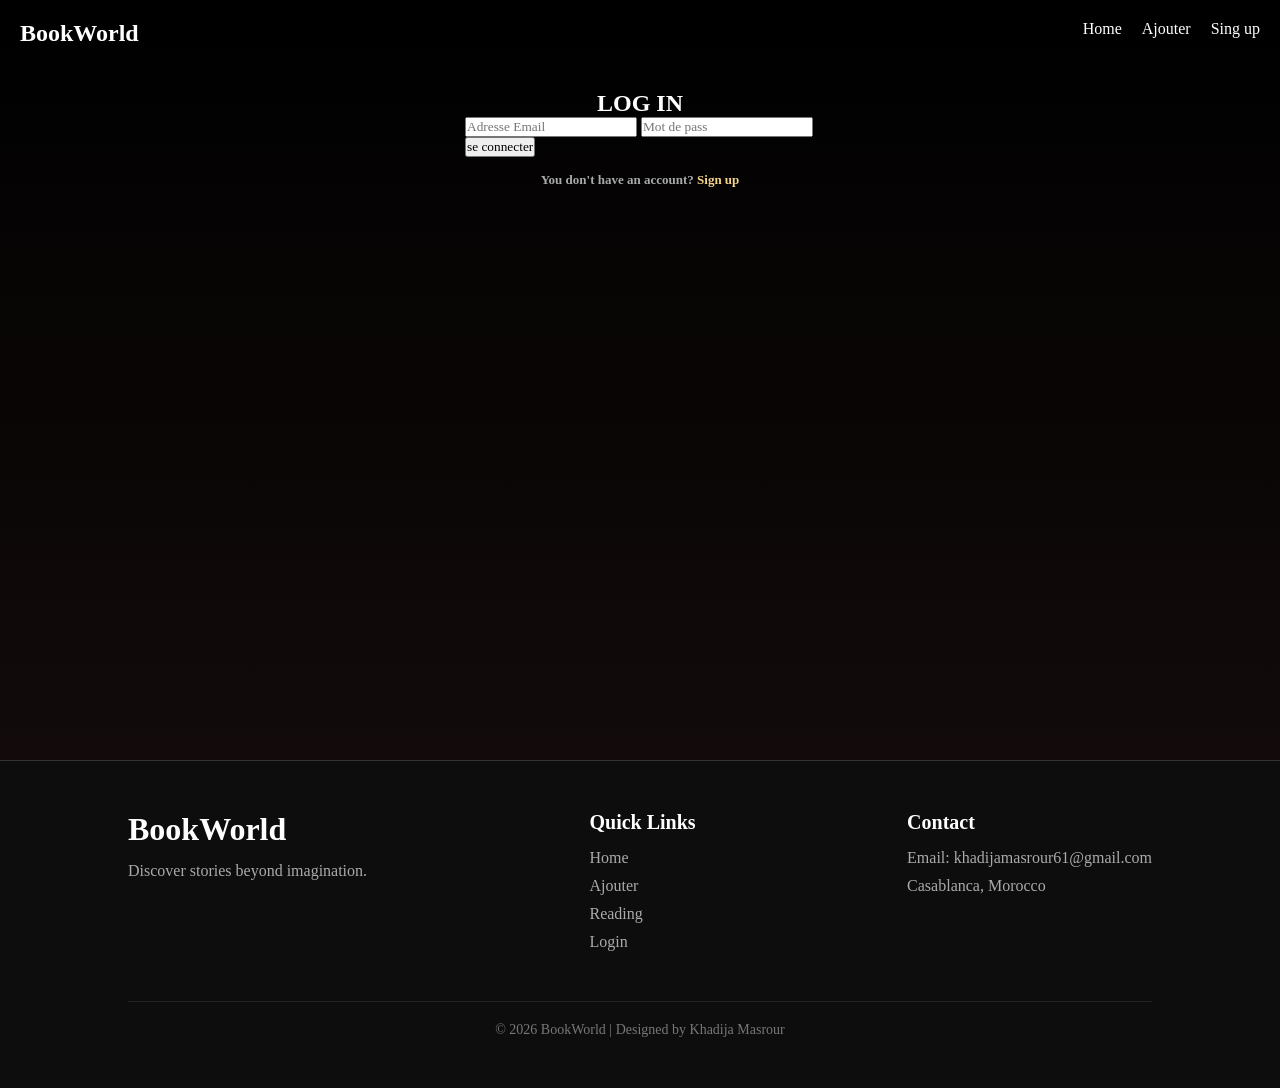
<file: books/login.html>
<!DOCTYPE html>
<html lang="fr">
<head>
<meta charset="UTF-8">
<link rel="icon" type="image/x-icon" href="img/book.png">
<title>Books</title>

<style>
*{
    margin:0;
    padding:0;
    box-sizing:border-box;
    font-family: serif;
}

body{
    background: linear-gradient(#000000, #1a0f0f);
    color:white;
}

/* NAVBAR */
.nav{
    text-align:center;
    padding:20px;
    background:black;
    color:#f5d58c;
    font-size:22px;
}

/* CONTAINER */
.container{
    padding:40px;
}

/* BOOKS GRID */
#books{
    display:grid;
    grid-template-columns: repeat(4, 1fr);
    gap:25px;
}

/* BOOK CARD */
/* BOOK CARD */
.book{
    background:#141414;
    border-radius:18px;
    overflow:hidden;
    box-shadow:0 0 20px rgba(255,215,0,0.15);
    transition:0.5s;
    position:relative;
    height:340px;
    cursor:pointer;
}

/* HOVER CARD */
.book:hover{
    transform:translateY(-12px) scale(1.03);
    box-shadow:
    0 0 25px rgba(255,215,0,0.4),
    0 0 50px rgba(255,215,0,0.15);
}

/* IMAGE */
.book img{
    width:100%;
    height:100%;
    object-fit:cover;
    transition:0.5s;
}

/* TITLE ALWAYS VISIBLE */
.book h3{
    position:absolute;
    bottom:15px;
    left:15px;
    z-index:3;
    color:#fff;
    font-size:22px;
    text-shadow:0 0 10px black;
    transition:0.4s;
}

/* CONTENT */
.book-content{
    position:absolute;
    inset:0;
    background:linear-gradient(
        to top,
        rgba(0,0,0,0.95),
        rgba(0,0,0,0.3)
    );
    display:flex;
    flex-direction:column;
    justify-content:end;
    padding:20px;
}

/* INFOS HIDDEN */
.book-content p,
.delete{
    opacity:0;
    transform:translateY(20px);
    transition:0.4s;
}

/* SHOW ON HOVER */
.book:hover .book-content p,
.book:hover .delete{
    opacity:1;
    transform:translateY(0);
}

/* IMAGE EFFECT */
.book:hover img{
    transform:scale(1.08);
    filter:brightness(0.45);
}

/* MOVE TITLE */
.book:hover h3{
    bottom:180px;
    color:#f5d58c;
}

/* TEXT */
.book p{
    font-size:13px;
    color:#ddd;
    margin:5px 0;
}

/* BUTTON */
.delete{
    margin-top:12px;
    width:100%;
    padding:10px;
    background:red;
    border:none;
    color:white;
    border-radius:8px;
    cursor:pointer;
    font-weight:bold;
}

#bt{
   width: 1150px;
   display: flex;
   justify-content: center; 
   align-items: center;
}
#bt button{
   width: 100px;
   height: 30px;
}
/* FORM */
.form-bo{
    display: flex;
    justify-content: center;
    align-items: center;
    flex-direction: column;
    gap: 10px;
    width: 100%;
}

.form-bo h2{
    color:#f5d58c;
    margin-bottom:10px;
}
a{
    text-decoration: none;
    color: white;
}

.form-bo input,
.form-bo textarea{
    width:100%;
    padding:10px;
    margin:10px 0;
    background:#222;
    border:none;
    color:white;
}

.form-bo button{
    width:100%;
    padding:10px;
    background:#c49b3d;
    border:none;
    border-radius: 10px;
    cursor:pointer;
}

.navbar{
    display:flex;
    justify-content:space-between;
    padding:20px;
    position:absolute;
    width:100%;
    z-index:10;
}

.navbar ul{
    display:flex;
    gap:20px;
    list-style:none;
}

/* FOOTER */

.footer{
    background: #0d0d0d;
    color: white;
    padding: 50px 10%;
    margin-top: 80px;
    border-top: 1px solid #333;
}

.footer-container{
    display: flex;
    justify-content: space-between;
    flex-wrap: wrap;
    gap: 40px;
}

.footer-logo h2{
    font-size: 32px;
    margin-bottom: 10px;
}

.footer-logo p{
    color: #aaa;
    width: 250px;
    line-height: 1.6;
}

.footer-links,
.footer-contact{
    display: flex;
    flex-direction: column;
}

.footer-links h3,
.footer-contact h3{
    margin-bottom: 15px;
    font-size: 20px;
}

.footer-links a{
    text-decoration: none;
    color: #aaa;
    margin-bottom: 10px;
    transition: 0.3s;
}

.footer-links a:hover{
    color: #fff;
    transform: translateX(5px);
}

.footer-contact p{
    color: #aaa;
    margin-bottom: 10px;
}

.footer-bottom{
    border-top: 1px solid #222;
    margin-top: 40px;
    padding-top: 20px;
    text-align: center;
    color: #777;
    font-size: 14px;
}
.Formulaire{
    width: 350px;
    display: flex;
    justify-content: center;
    height: 500px;

}
#titre{
    width: 100%;
    display: flex;
    justify-content: center;
}
.switch{
    margin-top:15px;
    text-align:center;
    font-size:13px;
    color:#aaa;
}

.switch a{
    color:#f5d58c;
    text-decoration:none;
    transition:0.3s;
}

.switch a:hover{
    text-decoration:underline;
    color:#fff;
}
.souform{
    width: 100%;
    height: 600px;
    display: flex;
    justify-content: center;
    align-items: center;
}

span{
    font-size: x-small;
    font-weight: 100;
}
</style>
</head>

<body>

    <header class="navbar">
    <h2 class="logo"> BookWorld</h2>
    <ul>
        <a href="index.html"><li>Home</li></a>
        <a href="ajouter.html"><li>Ajouter</li></a>
        <a href="signup.html"><li>Sing up</li></a>
    </ul>
</header>


<div class="container">


<div class="souform">
    <div class="Formulaire" id="Formulaire">
    <div class="form-box">
        <div id="titre"><h2>LOG IN</h2></div>
        <input id="email" type="email" placeholder="Adresse Email">
        <span id="erremail"></span>
        <input id="password" type="password" placeholder="Mot de pass" >
        <span id="errpassword"></span>
        <button id="conecter">se connecter</button>
        <h6 class="switch">
            You don't have an account? 
            <a href="signup.html">Sign up</a>
        </h6>
    </div>
</div>
</div>

</div>
<script src="login.js"></script>

</body>
<!-- FOOTER -->
<footer class="footer">
    
    <div class="footer-container">

        <div class="footer-logo">
            <h2> BookWorld</h2>
            <p>Discover stories beyond imagination.</p>
        </div>

        <div class="footer-links">
            <h3>Quick Links</h3>
            <a href="index.html">Home</a>
            <a href="ajouter.html">Ajouter</a>
            <a href="reading.html">Reading</a>
            <a href="ajouter.html">Login</a>
        </div>

        <div class="footer-contact">
            <h3>Contact</h3>
            <p>Email: khadijamasrour61@gmail.com</p>
            <p>Casablanca, Morocco</p>
        </div>

    </div>

    <div class="footer-bottom">
        <p>© 2026 BookWorld | Designed by Khadija Masrour</p>
    </div>

</footer>
</html>
</file>
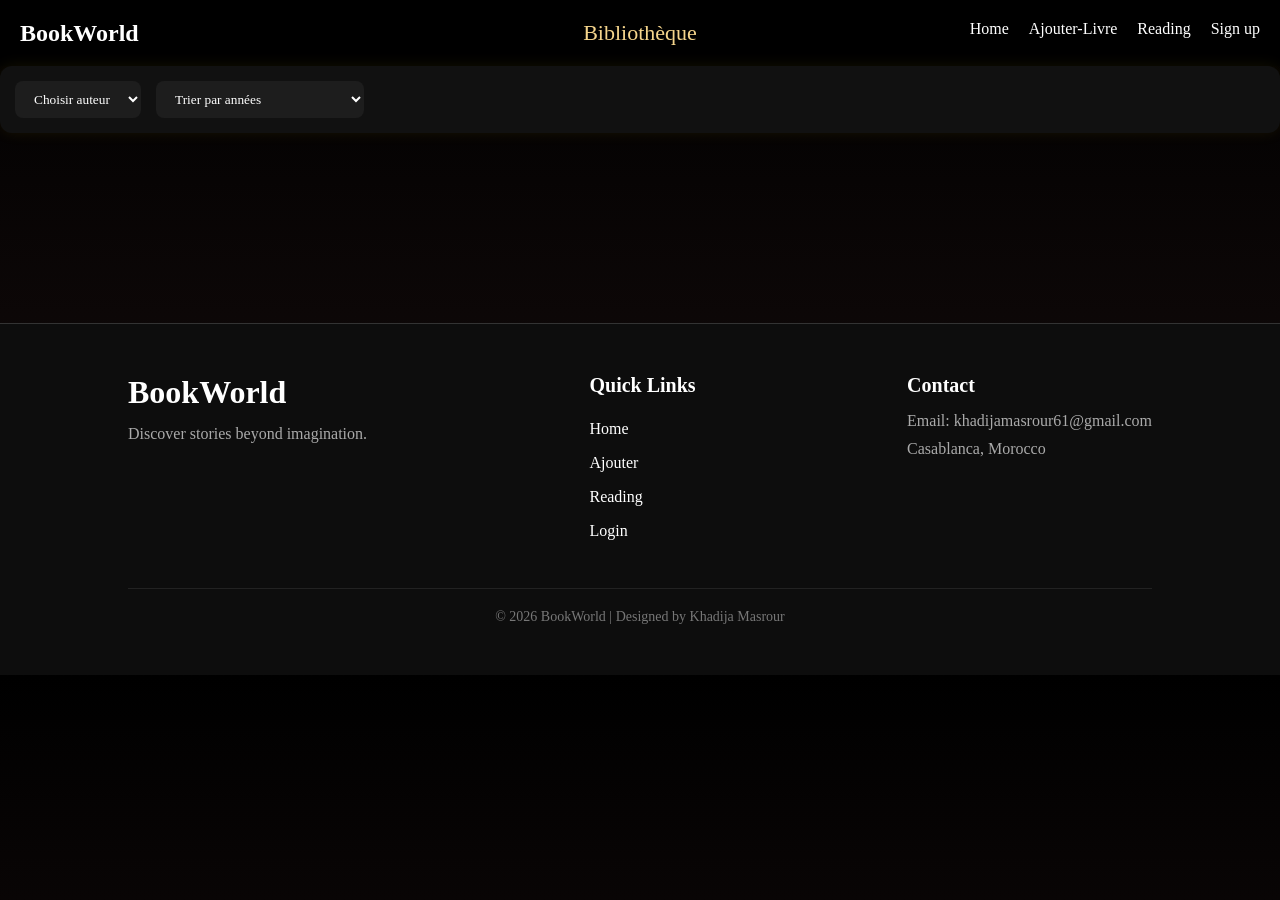
<file: books/reading.html>
<!DOCTYPE html>
<html lang="fr">
<head>
<meta charset="UTF-8">
<link rel="icon" type="image/x-icon" href="img/book.png">
<title>Books</title>

<style>
*{
    margin:0;
    padding:0;
    box-sizing:border-box;
    font-family: serif;
}

body{
    background: linear-gradient(#000000, #1a0f0f);
    color:white;
}

/* NAVBAR */
.nav{
    text-align:center;
    padding:20px;
    background:black;
    color:#f5d58c;
    font-size:22px;
}

/* CONTAINER */
.container{
    padding:40px;
}

/* BOOKS GRID */
#books{
    display:grid;
    grid-template-columns: repeat(4, 1fr);
    gap:25px;
}

/* BOOK CARD */
/* BOOK CARD */
.book{
    background:#141414;
    border-radius:18px;
    overflow:hidden;
    box-shadow:0 0 20px rgba(255,215,0,0.15);
    transition:0.5s;
    position:relative;
    height:340px;
    cursor:pointer;
}

/* HOVER CARD */
.book:hover{
    transform:translateY(-12px) scale(1.03);
    box-shadow:
    0 0 25px rgba(255,215,0,0.4),
    0 0 50px rgba(255,215,0,0.15);
}

/* IMAGE */
.book img{
    width:100%;
    height:100%;
    object-fit:cover;
    transition:0.5s;
}

/* TITLE ALWAYS VISIBLE */
.book h3{
    position:absolute;
    bottom:15px;
    left:15px;
    z-index:3;
    color:#fff;
    font-size:22px;
    text-shadow:0 0 10px black;
    transition:0.4s;
}

/* CONTENT */
.book-content{
    position:absolute;
    inset:0;
    background:linear-gradient(
        to top,
        rgba(0,0,0,0.95),
        rgba(0,0,0,0.3)
    );
    display:flex;
    flex-direction:column;
    justify-content:end;
    padding:20px;
}

/* INFOS HIDDEN */
.book-content p,
.delete{
    opacity:0;
    transform:translateY(20px);
    transition:0.4s;
}

/* SHOW ON HOVER */
.book:hover .book-content p,
.book:hover .delete{
    opacity:1;
    transform:translateY(0);
}

/* IMAGE EFFECT */
.book:hover img{
    transform:scale(1.08);
    filter:brightness(0.45);
}

/* MOVE TITLE */
.book:hover h3{
    bottom:180px;
    color:#f5d58c;
}

/* TEXT */
.book p{
    font-size:13px;
    color:#ddd;
    margin:5px 0;
}

/* BUTTON */


#bt{
   width: 1150px;
   display: flex;
   justify-content: center; 
   align-items: center;
}

/* FORM */
.form-box{
    margin-top:60px;
    max-width:400px;
    background:#111;
    padding:20px;
    border-radius:10px;
}

.form-box h2{
    color:#f5d58c;
    margin-bottom:10px;
}
a{
    text-decoration: none;
    color: white;
}

.form-box input,
.form-box textarea{
    width:100%;
    padding:10px;
    margin:10px 0;
    background:#222;
    border:none;
    color:white;
}

.form-box button{
    width:100%;
    padding:10px;
    background:#c49b3d;
    border:none;
    cursor:pointer;
}

.navbar{
    display:flex;
    justify-content:space-between;
    padding:20px;
    position:absolute;
    width:100%;
    z-index:10;
}

.navbar ul{
    display:flex;
    gap:20px;
    list-style:none;
}
.ID{
    display: none;
}

/* FOOTER */

.footer{
    background: #0d0d0d;
    color: white;
    padding: 50px 10%;
    margin-top: 80px;
    border-top: 1px solid #333;
}

.footer-container{
    display: flex;
    justify-content: space-between;
    flex-wrap: wrap;
    gap: 40px;
}

.footer-logo h2{
    font-size: 32px;
    margin-bottom: 10px;
}

.footer-logo p{
    color: #aaa;
    width: 250px;
    line-height: 1.6;
}

.footer-links,
.footer-contact{
    display: flex;
    flex-direction: column;
}

.footer-links h3,
.footer-contact h3{
    margin-bottom: 15px;
    font-size: 20px;
}

.footer-links a{
    text-decoration: none;
    color: #aaa;
    margin-bottom: 10px;
    transition: 0.3s;
}

.footer-links a:hover{
    color: #fff;
    transform: translateX(5px);
}

.footer-contact p{
    color: #aaa;
    margin-bottom: 10px;
}

.footer-bottom{
    border-top: 1px solid #222;
    margin-top: 40px;
    padding-top: 20px;
    text-align: center;
    color: #777;
    font-size: 14px;
}

/* FILTER BAR */
.filter-box{
    display:flex;
    gap:15px;
    margin-bottom:30px;
    background:#111;
    padding:15px;
    border-radius:12px;
    box-shadow:0 0 15px rgba(255,215,0,0.08);
}

.filter-box select{
    padding:10px 15px;
    background:#1d1d1d;
    color:white;
    border:none;
    border-radius:8px;
    outline:none;
    cursor:pointer;
    transition:0.3s;
}

.filter-box select:hover{
    background:#2a2a2a;
}

/* HEADER LINKS */
.navbar ul a{
    text-decoration: none;
    color: white;
    transition: 0.3s;
}

.navbar ul a:hover{
    color: #c59d5f;
}

/* FOOTER LINKS */
.footer-links a{
    display: block;
    text-decoration: none;
    color: white;
    margin: 8px 0;
    transition: 0.3s;
}

.footer-links a:hover{
    color: #c59d5f;
    transform: translateX(5px);
}

</style>
</head>

<body>

    <header class="navbar">
    <h2 class="logo"> BookWorld</h2>
    <ul>
        <a href="index.html"><li>Home</li></a>
        <a href="ajouter.html"><li>Ajouter-Livre</li></a>
        <a href="reading.html"><li>Reading</li></a>
        <a href="signup.html"><li>Sign up</li></a>
    </ul>
</header>

<div class="nav"> Bibliothèque</div>

<div class="filter-box">

    <select onchange="choisiAuteur(this.value)" id="filterAuteur">
        <option value="all">Tous les auteurs</option>
    </select>

    <select onchange="filterYear(this.value)" id="filterYear">
        <option value="default">Trier par années</option>
        <option value="new">Du plus récent </option>
        <option value="old">Du plus ancien </option>
        <option value="newTo">Du plus récent au plus ancien</option>
        <option value="oldTo">Du plus ancien au plus récent</option>
    </select>

</div>

<div class="container">

<div id="books">
    <button id="bth">SHOW BOOKS</button>
</div>

</div>
<script src="reading.js"></script>

</body>
<!-- FOOTER -->
<footer class="footer">
    
    <div class="footer-container">

        <div class="footer-logo">
            <h2> BookWorld</h2>
            <p>Discover stories beyond imagination.</p>
        </div>

        <div class="footer-links">
            <h3>Quick Links</h3>
            <a href="index.html">Home</a>
            <a href="ajouter.html">Ajouter</a>
            <a href="reading.html">Reading</a>
            <a href="ajouter.html">Login</a>
        </div>

        <div class="footer-contact">
            <h3>Contact</h3>
            <p>Email: khadijamasrour61@gmail.com</p>
            <p>Casablanca, Morocco</p>
        </div>

    </div>

    <div class="footer-bottom">
        <p>© 2026 BookWorld | Designed by Khadija Masrour</p>
    </div>

</footer>
</html>
</file>
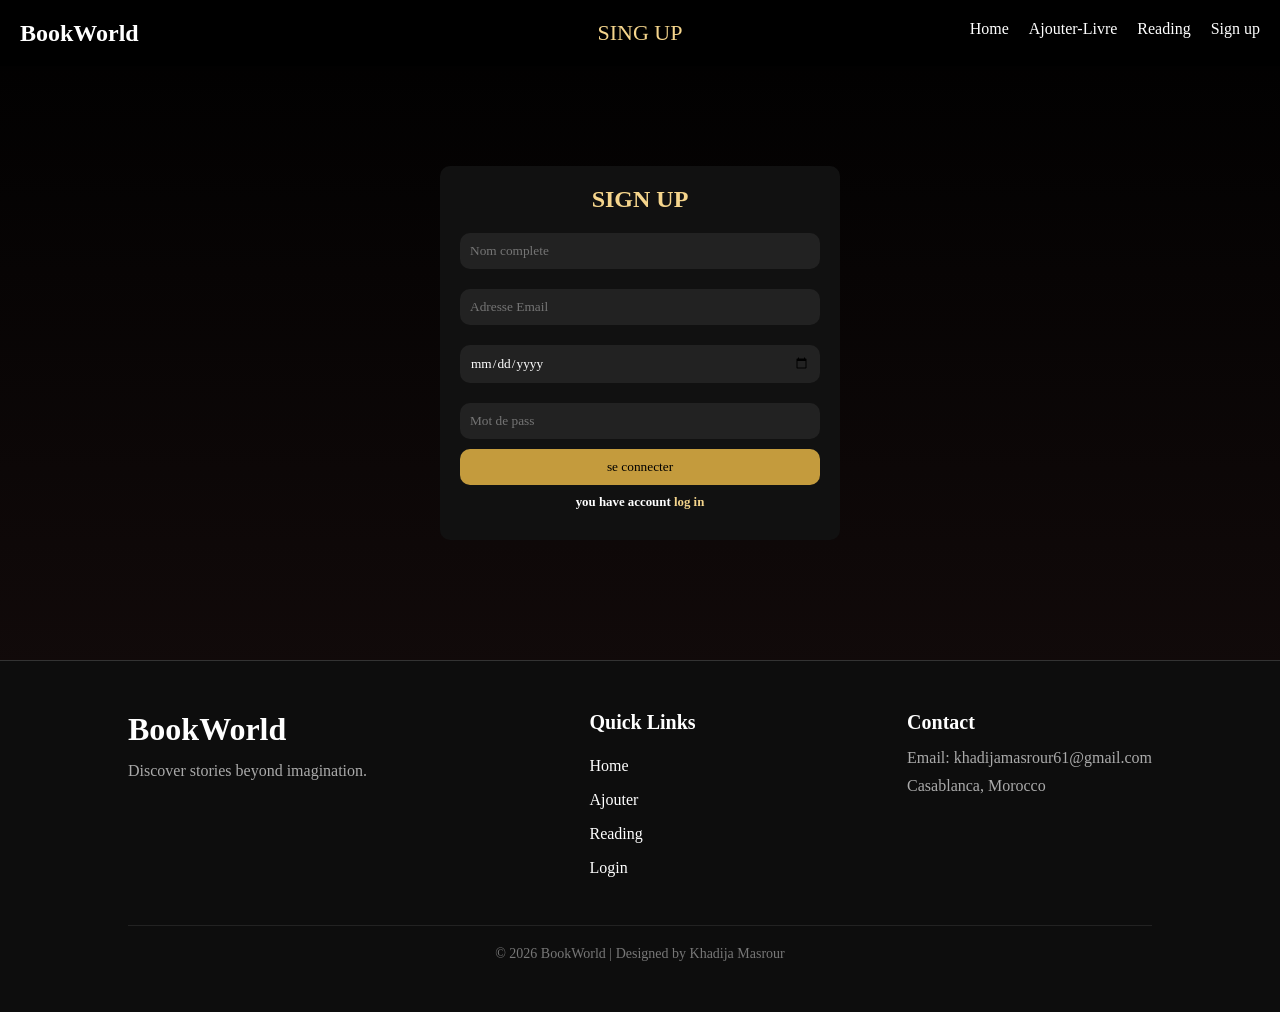
<file: books/signup.html>
<!DOCTYPE html>
<html lang="fr">
<head>
<meta charset="UTF-8">
<link rel="icon" type="image/png" sizes="64x64" href="img/book.png">
<title>Books</title>

<style>
*{
    margin:0;
    padding:0;
    box-sizing:border-box;
    font-family: serif;
}

body{
    background: linear-gradient(#000000, #1a0f0f);
    color:white;
}

/* NAVBAR */
.nav{
    text-align:center;
    padding:20px;
    background:black;
    color:#f5d58c;
    font-size:22px;
}

/* CONTAINER */
.container{
    padding:40px;
}

/* BOOKS GRID */
#books{
    display:grid;
    grid-template-columns: repeat(4, 1fr);
    gap:25px;
}

/* BOOK CARD */
/* BOOK CARD */
.book{
    background:#141414;
    border-radius:18px;
    overflow:hidden;
    box-shadow:0 0 20px rgba(255,215,0,0.15);
    transition:0.5s;
    position:relative;
    height:340px;
    cursor:pointer;
}

/* HOVER CARD */
.book:hover{
    transform:translateY(-12px) scale(1.03);
    box-shadow:
    0 0 25px rgba(255,215,0,0.4),
    0 0 50px rgba(255,215,0,0.15);
}

/* IMAGE */
.book img{
    width:100%;
    height:100%;
    object-fit:cover;
    transition:0.5s;
}

/* TITLE ALWAYS VISIBLE */
.book h3{
    position:absolute;
    bottom:15px;
    left:15px;
    z-index:3;
    color:#fff;
    font-size:22px;
    text-shadow:0 0 10px black;
    transition:0.4s;
}

/* CONTENT */
.book-content{
    position:absolute;
    inset:0;
    background:linear-gradient(
        to top,
        rgba(0,0,0,0.95),
        rgba(0,0,0,0.3)
    );
    display:flex;
    flex-direction:column;
    justify-content:end;
    padding:20px;
}

/* INFOS HIDDEN */
.book-content p,
.delete{
    opacity:0;
    transform:translateY(20px);
    transition:0.4s;
}

/* SHOW ON HOVER */
.book:hover .book-content p,
.book:hover .delete{
    opacity:1;
    transform:translateY(0);
}

/* IMAGE EFFECT */
.book:hover img{
    transform:scale(1.08);
    filter:brightness(0.45);
}

/* MOVE TITLE */
.book:hover h3{
    bottom:180px;
    color:#f5d58c;
}

/* TEXT */
.book p{
    font-size:13px;
    color:#ddd;
    margin:5px 0;
}

/* BUTTON */
.delete{
    margin-top:12px;
    width:100%;
    padding:10px;
    background:red;
    border:none;
    color:white;
    border-radius:8px;
    cursor:pointer;
    font-weight:bold;
}

#bt{
   width: 1150px;
   display: flex;
   justify-content: center; 
   align-items: center;
}
#bt button{
   width: 100px;
   height: 30px;
}
/* FORM */
.form-box{
    margin-top:60px;
    max-width:400px;
    background:#111;
    padding:20px;
    border-radius:10px;
}

.form-box h2{
    color:#f5d58c;
    margin-bottom:10px;
}
a{
    text-decoration: none;
    color: white;
}

.form-box input,
.form-box textarea{
    width:100%;
    padding:10px;
    margin:10px 0;
    background:#222;
    border:none;
    color:white;
    border-radius:10px ;
}

.form-box button{
    width:100%;
    padding:10px;
    background:#c49b3d;
    border:none;
    cursor:pointer;
    border-radius:10px ;

}

.navbar{
    display:flex;
    justify-content:space-between;
    padding:20px;
    position:absolute;
    width:100%;
    z-index:10;
}

.navbar ul{
    display:flex;
    gap:20px;
    list-style:none;
}

/* FOOTER */

.footer{
    background: #0d0d0d;
    color: white;
    padding: 50px 10%;
    margin-top: 80px;
    border-top: 1px solid #333;
}

.footer-container{
    display: flex;
    justify-content: space-between;
    flex-wrap: wrap;
    gap: 40px;
}

.footer-logo h2{
    font-size: 32px;
    margin-bottom: 10px;
}

.footer-logo p{
    color: #aaa;
    width: 250px;
    line-height: 1.6;
}

.footer-links,
.footer-contact{
    display: flex;
    flex-direction: column;
}

.footer-links h3,
.footer-contact h3{
    margin-bottom: 15px;
    font-size: 20px;
}

.footer-links a{
    text-decoration: none;
    color: #aaa;
    margin-bottom: 10px;
    transition: 0.3s;
}

.footer-links a:hover{
    color: #fff;
    transform: translateX(5px);
}

.footer-contact p{
    color: #aaa;
    margin-bottom: 10px;
}

.footer-bottom{
    border-top: 1px solid #222;
    margin-top: 40px;
    padding-top: 20px;
    text-align: center;
    color: #777;
    font-size: 14px;
}
.Formulaire{
    width: 100%;
    display: flex;
    justify-content: center;
}
#titre{
    width: 100%;
    display: flex;
    justify-content: center;
}
.log{
    padding: 10px;
    font-size: larger;
    font-weight: lighter;
    width: 100%;
    display: flex;
    justify-content: center;
    align-items: center;
}
.log a{
    color: #f5d58c;
}

.log a:hover{
    color: #fff1d1;
    text-decoration: underline;
}

/* HEADER LINKS */
.navbar ul a{
    text-decoration: none;
    color: white;
    transition: 0.3s;
}

.navbar ul a:hover{
    color: #c59d5f;
}

/* FOOTER LINKS */
.footer-links a{
    display: block;
    text-decoration: none;
    color: white;
    margin: 8px 0;
    transition: 0.3s;
}

.footer-links a:hover{
    color: #c59d5f;
    transform: translateX(5px);
}
</style>
</head>

<body>

    <header class="navbar">
    <h2 class="logo"> BookWorld</h2>
    <ul>
        <a href="index.html"><li>Home</li></a>
        <a href="ajouter.html"><li>Ajouter-Livre</li></a>
        <a href="reading.html"><li>Reading</li></a>
        <a href="signup.html"><li>Sign up</li></a>
    </ul>
</header>

<div class="nav"> SING UP</div>

<div class="container">

<!-- FORM -->
<div class="Formulaire" id="Formulaire">
    <div class="form-box">
        <div id="titre"><h2>SIGN UP</h2></div>
        <input id="nom" type="text" placeholder="Nom complete">
        <span id="errnom"></span>
        <input id="email" type="email" placeholder="Adresse Email">
        <span id="erremail"></span>
        <input  id="date" type="date" placeholder="Date du naissence">
        <span id="errdate"></span>
        <input id="password" type="password" placeholder="Mot de pass" >
        <span id="errpassword"></span>
        <button id="conecter">se connecter</button>
        <div class="log"><h6>you have account <a href="ajouter.html"> log in</a></h6></div>
    </div>
</div>

</div>
<script src="signup.js"></script>

</body>
<!-- FOOTER -->
<footer class="footer">
    
    <div class="footer-container">

        <div class="footer-logo">
            <h2> BookWorld</h2>
            <p>Discover stories beyond imagination.</p>
        </div>

        <div class="footer-links">
            <h3>Quick Links</h3>
            <a href="index.html">Home</a>
            <a href="ajouter.html">Ajouter</a>
            <a href="reading.html">Reading</a>
            <a href="ajouter.html">Login</a>
        </div>

        <div class="footer-contact">
            <h3>Contact</h3>
            <p>Email: khadijamasrour61@gmail.com</p>
            <p>Casablanca, Morocco</p>
        </div>

    </div>

    <div class="footer-bottom">
        <p>© 2026 BookWorld | Designed by Khadija Masrour</p>
    </div>

</footer>
</html>
</file>
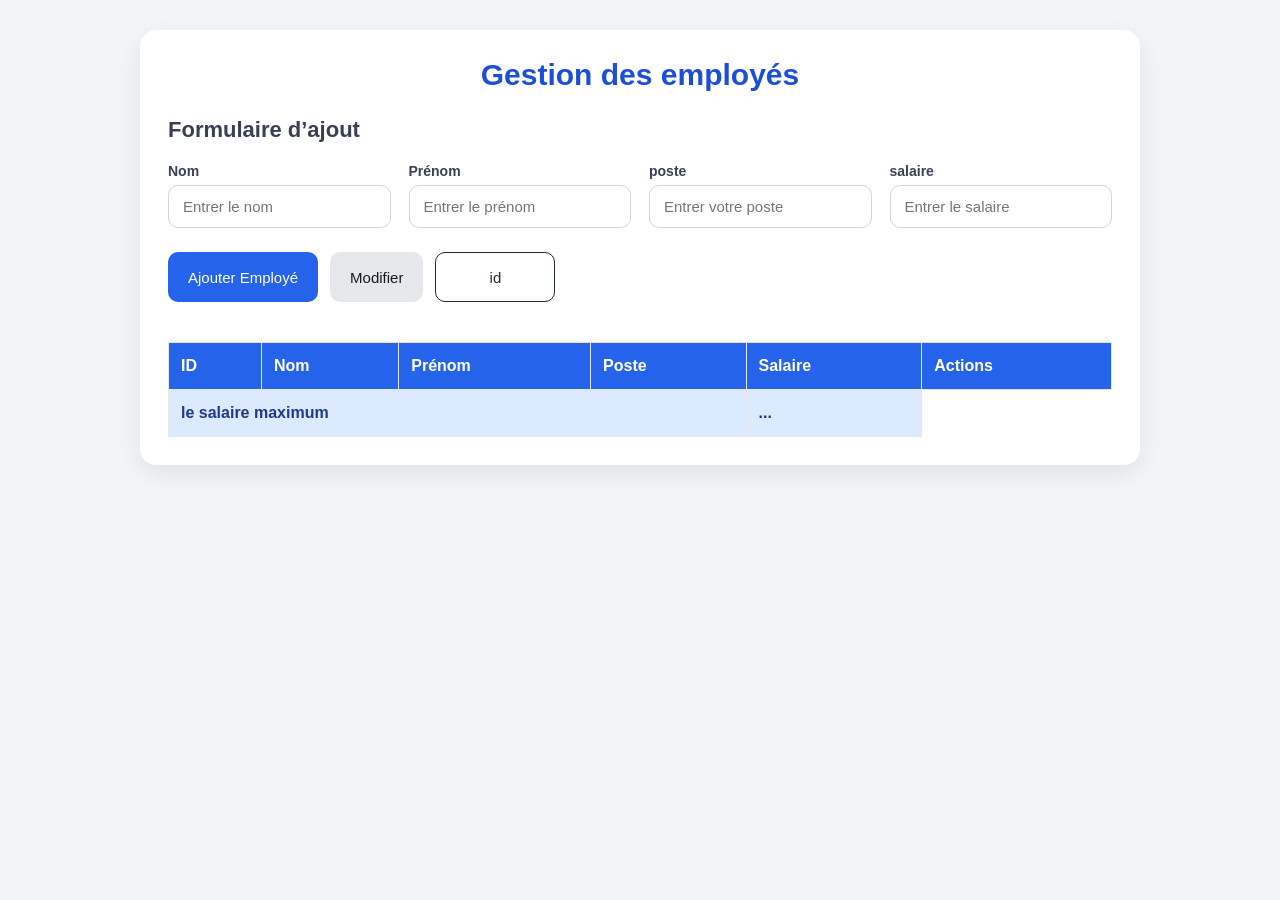
<file: gestion_d'employés/emp.html>
<!DOCTYPE html>
<html lang="fr">
<head>
  <meta charset="UTF-8" />
  <meta name="viewport" content="width=device-width, initial-scale=1.0" />
  <title>Liste des emplyés</title>
  <link rel="stylesheet" href="style.css">
</head>
<body>
  <div class="container">
    <div class="card">
      <h1>Gestion des employés</h1>
      <h2>Formulaire d’ajout</h2>

      <form>
        <div class="form-row">

          <div class="field">
            <label for="nom">Nom</label>
            <input type="text" id="nom" name="nom" placeholder="Entrer le nom" />
            <span id="errNom"></span> 
          </div>

          <div class="field">
            <label for="prenom">Prénom</label>
            <input type="text" id="prenom" name="prenom" placeholder="Entrer le prénom" />
            <span id="errPrenom"></span>
          </div>

          <div class="field">
            <label for="poste">poste</label>
            <input type="text" id="poste" name="poste" placeholder="Entrer votre poste" />
            <span id="errPoste"></span>
          </div>

          <div class="field">
            <label for="txtsalaire">salaire</label>
            <input type="number" id="salaire" name="salaire" placeholder="Entrer le salaire" />
            <span id="errSalaire"></span>
          </div>
        </div>

        <div class="actions">
          <button type="button" id="btn_ajouter" class="btn btn-primary">Ajouter Employé</button>
          <button type="button" id="btn_modifier" class="btn btn-secondary">Modifier</button>
          <div  id="id_mdf"  ><p>id </p></div>
        </div>
      </form>
      
      
      
      <div class="table-wrapper">
        <table id="table_employés">
          <thead>
            <tr>
              <th>ID</th>
              <th>Nom</th>
              <th>Prénom</th>
              <th>Poste</th>
              <th>Salaire</th>
              <th>Actions</th>
            </tr>
          </thead>
          <tbody id="tdata">

          </tbody>
          <tfoot>
            <tr>
              <td colspan="4"><strong>le salaire maximum</strong></td>
              <td>
                <strong id="txtSalaireMax">...</strong> <br />
              </td>
            </tr>
          </tfoot>
        </table>
      </div>
  </div>
  <script src="Emp.js"></script>
</body>
</html>
</file>
<file: books/Books.css>
*{
    margin:0;
    padding:0;
    box-sizing:border-box;
    font-family: serif;
}

body{
    background:black;
    color:white;
}
a{
    text-decoration: none;
    color: white;
}

/* NAVBAR */
.navbar{
    display:flex;
    justify-content:space-between;
    padding:20px;
    position:absolute;
    width:100%;
    z-index:10;
}

.navbar ul{
    display:flex;
    gap:20px;
    list-style:none;
}

/* HERO */
.hero{
    height:100vh;
    background:url("https://images.unsplash.com/photo-1524995997946-a1c2e315a42f") center/cover;
    position:relative;
    display:flex;
    align-items:center;
    justify-content:center;
}

.overlay{
    position:absolute;
    width:100%;
    height:100%;
    background:rgba(0,0,0,0.7);
}

.hero-content{
    position:relative;
    text-align:center;
    z-index:2;
}

.hero h1{
    font-size:50px;
    color:#f5d58c;
}

.hero p{
    margin:10px 0;
    color:#ddd;
}

.hero button{
    padding:10px 20px;
    background:#c49b3d;
    border:none;
    cursor:pointer;
}

/* BOOK IMAGE */
.hero-book{
    position:absolute;
    bottom:0;
    width:300px;
    z-index:2;
    filter: drop-shadow(0 0 20px #000);
}

/* ABOUT */
.about{
    display:flex;
    justify-content:space-around;
    align-items:center;
    padding:80px;
    background:#0d0d0d;
}

.about img{
    width:200px;
}

.about h2{
    color:#f5d58c;
}

/* HOW */
.how{
    display:flex;
    justify-content:space-around;
    padding:80px;
    background:#111;
}

.video{
    width:200px;
    height:120px;
    background:#222;
    display:flex;
    align-items:center;
    justify-content:center;
    font-size:30px;
}

/* PREVIEW */
.preview{
    height:400px;
    background:url("https://images.unsplash.com/photo-1512820790803-83ca734da794") center/cover;
    display:flex;
    align-items:center;
    justify-content:center;
}

/* SIGNUP */
.signup{
    background:linear-gradient(#0f3d3e,#051a1a);
    text-align:center;
    padding:60px;
}

.signup input{
    padding:10px;
    width:250px;
}

.signup button{
    padding:10px 20px;
    background:#c49b3d;
    border:none;
}

.text button{
    padding:5px 10px;
    background:#c49b3d;
    border:none;
}

/* FOOTER */

.footer{
    background: #0d0d0d;
    color: white;
    padding: 50px 10%;
    margin-top: 80px;
    border-top: 1px solid #333;
}

.footer-container{
    display: flex;
    justify-content: space-between;
    flex-wrap: wrap;
    gap: 40px;
}

.footer-logo h2{
    font-size: 32px;
    margin-bottom: 10px;
}

.footer-logo p{
    color: #aaa;
    width: 250px;
    line-height: 1.6;
}

.footer-links,
.footer-contact{
    display: flex;
    flex-direction: column;
}

.footer-links h3,
.footer-contact h3{
    margin-bottom: 15px;
    font-size: 20px;
}

.footer-links a{
    text-decoration: none;
    color: #aaa;
    margin-bottom: 10px;
    transition: 0.3s;
}

.footer-links a:hover{
    color: #fff;
    transform: translateX(5px);
}

.footer-contact p{
    color: #aaa;
    margin-bottom: 10px;
}

.footer-bottom{
    border-top: 1px solid #222;
    margin-top: 40px;
    padding-top: 20px;
    text-align: center;
    color: #777;
    font-size: 14px;
}

/* HEADER LINKS */
.navbar ul a{
    text-decoration: none;
    color: white;
    transition: 0.3s;
}

.navbar ul a:hover{
    color: #c59d5f;
}

/* FOOTER LINKS */
.footer-links a{
    display: block;
    text-decoration: none;
    color: white;
    margin: 8px 0;
    transition: 0.3s;
}

.footer-links a:hover{
    color: #c59d5f;
    transform: translateX(5px);
}
</file>
<file: gestion_d'employés/style.css>
* {
      box-sizing: border-box;
      margin: 0;
      padding: 0;
      font-family: Arial, sans-serif;
    }

    body {
      background-color: #f3f4f6;
      padding: 30px;
      color: #1f2937;
    }

    .container {
      max-width: 1000px;
      margin: 0 auto;
    }

    .card {
      background-color: #ffffff;
      border-radius: 16px;
      box-shadow: 0 8px 24px rgba(0, 0, 0, 0.08);
      padding: 28px;
    }

    h1 {
      text-align: center;
      margin-bottom: 25px;
      color: #1d4ed8;
      font-size: 30px;
    }

    h2 {
      margin-bottom: 20px;
      color: #374151;
      font-size: 22px;
    }

    .form-row {
      display: flex;
      flex-wrap: wrap;
      gap: 18px;
    }

    .field {
      display: flex;
      flex-direction: column;
      flex: 1 1 220px;
    }

    label {
      margin-bottom: 6px;
      font-size: 14px;
      font-weight: bold;
      color: #374151;
    }

    input,
    select {
      width: 100%;
      padding: 12px 14px;
      border: 1px solid #d1d5db;
      border-radius: 10px;
      font-size: 15px;
      background-color: #fff;
      transition: 0.3s;
    }

    input:focus,
    select:focus {
      outline: none;
      border-color: #2563eb;
      box-shadow: 0 0 0 3px rgba(37, 99, 235, 0.15);
    }

    #errornom {
      display: none;
      margin-top: 6px;
      padding: 7px 10px;
      font-size: 13px;
      color: #b91c1c;
      background-color: #fef2f2;
      border: 1px solid #fecaca;
      border-radius: 8px;
    }

    .field.invalid .error {
      display: block;
    }

    .field.invalid input,
    .field.invalid select {
      border-color: #dc2626;
      background-color: #fff7f7;
    }

    .actions {
      margin-top: 24px;
      display: flex;
      flex-wrap: wrap;
      gap: 12px;
    }

    .btn {
      padding: 12px 20px;
      border: none;
      border-radius: 10px;
      font-size: 15px;
      cursor: pointer;
      transition: 0.3s;
    }

    #id_mdf{
      width: 120px;
      height: 50px;
      border: 1px solid ;
      border-radius: 10px;
      font-size: 15px;
      transition: 0.3s;
      display: flex;
      justify-content: center;
      align-items: center;
    }

    .btn-primary {
      background-color: #2563eb;
      color: white;
    }

    .btn-primary:hover {
      background-color: #1d4ed8;
    }

    .btn-secondary {
      background-color: #e5e7eb;
      color: #111827;
    }

    .btn-secondary:hover {
      background-color: #d1d5db;
    }

    .btn-delete {
    background-color: #dc2626;
    color: white;
    border: none;
    padding: 8px 14px;
    border-radius: 8px;
    cursor: pointer;
    font-size: 14px;
    transition: 0.3s;
    }

    .btn-delete:hover {
    background-color: #b91c1c;
    }
    .note {
      margin-top: 18px;
      font-size: 14px;
      color: #6b7280;
      line-height: 1.5;
    }

    .table-wrapper {
      overflow-x: auto;
      margin-top:40px;
    }

    table {
      width: 100%;
      border-collapse: collapse;
      min-width: 900px;
    }

    thead {
      background: #2563eb;
      color: white;
    }

    th,
    td {
      padding: 14px 12px;
      border: 1px solid #e5e7eb;
      text-align: left;
      vertical-align: top;
    }
  .row-success{
    background-color: rgb(213, 229, 243) !important;
  }

    tbody tr:nth-child(even) {
      background: #f9fafb;
    }

    .module-box {
      background: #f8fafc;
      border: 1px solid #e5e7eb;
      border-radius: 8px;
      padding: 10px;
      margin-bottom: 8px;
      line-height: 1.5;
    }

    .note {
      color: #4b5563;
      font-size: 14px;
      margin-top: 8px;
    }
    tfoot {
      background: #dbeafe;
      color: #1e3a8a;
      font-weight: bold;
    }

    tfoot td {
      padding: 14px 12px;
      border: 1px solid #e5e7eb;
    }
</file>
<file: gestion_des_rendez-vous/style.css>
* {
      box-sizing: border-box;
      margin: 0;
      padding: 0;
      font-family: Arial, sans-serif;
    }

    body {
      background-color: #f3f4f6;
      padding: 30px;
      color: #1f2937;
    }

    .notes input{
      width: 150px;
      display: flex;
      
    }
    .container {
      max-width: 1000px;
      margin: 0 auto;
    }

    .card {
      background-color: #ffffff;
      border-radius: 16px;
      box-shadow: 0 8px 24px rgba(0, 0, 0, 0.08);
      padding: 28px;
    }

    h1 {
      text-align: center;
      margin-bottom: 25px;
      color: #1d4ed8;
      font-size: 30px;
    }

    h2 {
      margin-bottom: 20px;
      color: #374151;
      font-size: 22px;
    }

    .form-row {
      display: flex;
      flex-wrap: wrap;
      gap: 18px;
    }

    .field {
      display: flex;
      flex-direction: column;
      flex: 1 1 220px;
    }

    label {
      margin-bottom: 6px;
      font-size: 14px;
      font-weight: bold;
      color: #374151;
    }

    input,
    select {
      width: 100%;
      padding: 12px 14px;
      border: 1px solid #d1d5db;
      border-radius: 10px;
      font-size: 15px;
      background-color: #fff;
      transition: 0.3s;
    }

    input:focus,
    select:focus {
      outline: none;
      border-color: #2563eb;
      box-shadow: 0 0 0 3px rgba(37, 99, 235, 0.15);
    }

    #errornom {
      display: none;
      margin-top: 6px;
      padding: 7px 10px;
      font-size: 13px;
      color: #b91c1c;
      background-color: #fef2f2;
      border: 1px solid #fecaca;
      border-radius: 8px;
    }

    .field.invalid .error {
      display: block;
    }

    .field.invalid input,
    .field.invalid select {
      border-color: #dc2626;
      background-color: #fff7f7;
    }

    .actions {
      margin-top: 24px;
      display: flex;
      flex-wrap: wrap;
      gap: 12px;
    }

    .btn {
      padding: 12px 20px;
      border: none;
      border-radius: 10px;
      font-size: 15px;
      cursor: pointer;
      transition: 0.3s;
    }

    #id_mdf{
      width: 120px;
      height: 50px;
      border: 1px solid ;
      border-radius: 10px;
      font-size: 15px;
      transition: 0.3s;
      display: flex;
      justify-content: center;
      align-items: center;
    }

    .btn-primary {
      background-color: #2563eb;
      color: white;
    }

    .btn-primary:hover {
      background-color: #1d4ed8;
    }

    .btn-secondary {
      background-color: #e5e7eb;
      color: #111827;
    }

    .btn-secondary:hover {
      background-color: #d1d5db;
    }

    .btn-delete {
    background-color: #dc2626;
    color: white;
    border: none;
    padding: 8px 14px;
    border-radius: 8px;
    cursor: pointer;
    font-size: 14px;
    transition: 0.3s;
    }

    .btn-delete:hover {
    background-color: #b91c1c;
    }
    .note {
      margin-top: 18px;
      font-size: 14px;
      color: #6b7280;
      line-height: 1.5;
    }

    .table-wrapper {
      overflow-x: auto;
      margin-top:40px;
    }

    table {
      width: 100%;
      border-collapse: collapse;
      min-width: 900px;
    }

    thead {
      background: #2563eb;
      color: white;
    }

    th,
    td {
      padding: 14px 12px;
      border: 1px solid #e5e7eb;
      text-align: left;
      vertical-align: top;
    }
  .row-success{
    background-color: rgb(213, 229, 243) !important;
  }

    tbody tr:nth-child(even) {
      background: #f9fafb;
    }

    .module-box {
      background: #f8fafc;
      border: 1px solid #e5e7eb;
      border-radius: 8px;
      padding: 10px;
      margin-bottom: 8px;
      line-height: 1.5;
    }

    .note {
      color: #4b5563;
      font-size: 14px;
      margin-top: 8px;
    }
    tfoot {
      background: #dbeafe;
      color: #1e3a8a;
      font-weight: bold;
    }

    tfoot td {
      padding: 14px 12px;
      border: 1px solid #e5e7eb;
    }
</file>
<file: gestion_stagiaires/style.css>
* {
      box-sizing: border-box;
      margin: 0;
      padding: 0;
      font-family: Arial, sans-serif;
    }

    body {
      background-color: #f3f4f6;
      padding: 30px;
      color: #1f2937;
    }

    .notes input{
      width: 150px;
      display: flex;
      
    }
    .container {
      max-width: 1000px;
      margin: 0 auto;
    }

    .card {
      background-color: #ffffff;
      border-radius: 16px;
      box-shadow: 0 8px 24px rgba(0, 0, 0, 0.08);
      padding: 28px;
    }
    .admis{
      color: rgb(5, 151, 17);
    }
    .nonadmis{
      color: rgb(165, 7, 7) ;
    }
    h1 {
      text-align: center;
      margin-bottom: 25px;
      color: #1d4ed8;
      font-size: 30px;
    }

    h2 {
      margin-bottom: 20px;
      color: #374151;
      font-size: 22px;
    }

    .form-row {
      display: flex;
      flex-wrap: wrap;
      gap: 18px;
    }

    .field {
      display: flex;
      flex-direction: column;
      flex: 1 1 220px;
    }

    label {
      margin-bottom: 6px;
      font-size: 14px;
      font-weight: bold;
      color: #374151;
    }

    input,
    select {
      width: 100%;
      padding: 12px 14px;
      border: 1px solid #d1d5db;
      border-radius: 10px;
      font-size: 15px;
      background-color: #fff;
      transition: 0.3s;
    }

    input:focus,
    select:focus {
      outline: none;
      border-color: #2563eb;
      box-shadow: 0 0 0 3px rgba(37, 99, 235, 0.15);
    }

    #errornom {
      display: none;
      margin-top: 6px;
      padding: 7px 10px;
      font-size: 13px;
      color: #b91c1c;
      background-color: #fef2f2;
      border: 1px solid #fecaca;
      border-radius: 8px;
    }

    .field.invalid .error {
      display: block;
    }

    .field.invalid input,
    .field.invalid select {
      border-color: #dc2626;
      background-color: #fff7f7;
    }

    .actions {
      margin-top: 24px;
      display: flex;
      flex-wrap: wrap;
      gap: 12px;
    }

    .btn {
      padding: 12px 20px;
      border: none;
      border-radius: 10px;
      font-size: 15px;
      cursor: pointer;
      transition: 0.3s;
    }

    #id_mdf{
      width: 120px;
      height: 50px;
      border: 1px solid ;
      border-radius: 10px;
      font-size: 15px;
      transition: 0.3s;
      display: flex;
      justify-content: center;
      align-items: center;
    }

    .btn-primary {
      background-color: #2563eb;
      color: white;
    }

    .btn-primary:hover {
      background-color: #1d4ed8;
    }

    .btn-secondary {
      background-color: #e5e7eb;
      color: #111827;
    }

    .btn-secondary:hover {
      background-color: #d1d5db;
    }

    .btn-delete {
    background-color: #dc2626;
    color: white;
    border: none;
    padding: 8px 14px;
    border-radius: 8px;
    cursor: pointer;
    font-size: 14px;
    transition: 0.3s;
    }

    .btn-delete:hover {
    background-color: #b91c1c;
    }
    .note {
      margin-top: 18px;
      font-size: 14px;
      color: #6b7280;
      line-height: 1.5;
    }

    .table-wrapper {
      overflow-x: auto;
      margin-top:40px;
    }

    table {
      width: 100%;
      border-collapse: collapse;
      min-width: 900px;
    }

    thead {
      background: #2563eb;
      color: white;
    }

    th,
    td {
      padding: 14px 12px;
      border: 1px solid #e5e7eb;
      text-align: left;
      vertical-align: top;
    }
  .row-success{
    background-color: rgb(213, 229, 243) !important;
  }

    tbody tr:nth-child(even) {
      background: #f9fafb;
    }

    .module-box {
      background: #f8fafc;
      border: 1px solid #e5e7eb;
      border-radius: 8px;
      padding: 10px;
      margin-bottom: 8px;
      line-height: 1.5;
    }

    .note {
      color: #4b5563;
      font-size: 14px;
      margin-top: 8px;
    }
    tfoot {
      background: #dbeafe;
      color: #1e3a8a;
      font-weight: bold;
    }

    tfoot td {
      padding: 14px 12px;
      border: 1px solid #e5e7eb;
    }
</file>
<file: gestions_stagiaires/style.css>
/* css du tableau */

.table-container {
    margin: 20px auto;
    width: 80%;
}

.custom-table {
    border-collapse: collapse;
    width: 100%;
}

.custom-table th, .custom-table td {
    border: 1px solid #ddd;
    padding: 8px;
    text-align: center;
}

.custom-table th {
    background-color: #f2f2f2;
}

input{
    width: 60px;

}

.custom-table .btn-supprimer {
    padding: 5px 10px;
    border: none;
    background-color: #dc3545;
    color: white;
    cursor: pointer;
}

.custom-table .btn-supprimer:hover {
    background-color: #c82333;
}
#best{
    background-color: rgb(144, 205, 238);
    
}


/* css du formulaire */

.form-row{
    margin-bottom: 10px;
    display: flex;
    align-items: center;
    gap: 30px;
}
.form-row label{
    font-size: 16px;
}

.container{
    margin: 20px auto;
    width: 80%;
}

legend{
    text-align: center;
    color: green;
    font-size: 20px;
    font-weight: bold;

}
fieldset{
    border: 2px dashed rgb(165, 149, 245) ;
    border-radius: 10px;
    box-shadow: 10px 10px 10px #ddd;
}
#lire{
    margin-left: 10px;
    background-color:rgb(144, 149, 238) ;
    padding: 5px 30px;
    border: none;
    cursor: pointer;
    font-weight: 600;
}
#lire:hover{
    color: white;
    background-color: rgb(0, 70, 128);
}
#ajouter{
    background-color:rgb(162, 156, 236) ;
    padding: 5px 30px;
    border: none;
    cursor: pointer;
    font-weight: 600;
}
#ajouter:hover{
    color: white;
    background-color: darkorange;
}
#save{
    margin-left: 10px;
    background-color:lightskyblue ;
    padding: 5px 30px;
    border: none;
    cursor: pointer;
    font-weight: 600;
}
#save:hover{
background-color: blue;
color: white;
}
#form input[type="text"] , #form select{
    height: 20px;
    width: 150px;
}
.form-lin{
    display: flex;
    flex-direction: row;
    gap: 5px;
}

#id{
    font-style: italic;
    width: 150px;
    height: 25px;
    border: 1px solid;
    display: flex;
    justify-content: center;
    align-items: center;
}

.error-msg{
    color: red;
    font-weight: 600;
}

.note input{
    width: 60px;
}


.redoublant{
    color: red;
}
.redoublant::before{
    content: "!! ";
    color: red;
}
.admis-bien{
    color: green;
    font-weight: bold;
}
.admis-bien::before{
    content: "✔ ";
    color: green;
}
.btn-modifier{
    margin-left: 10px;
    border: none;
    background-color: green;
    cursor: pointer;
    padding: 5px 15px;
    color: white;
}
.btn-modifier:hover{
    background-color: darkgreen;
    
}
</file>
